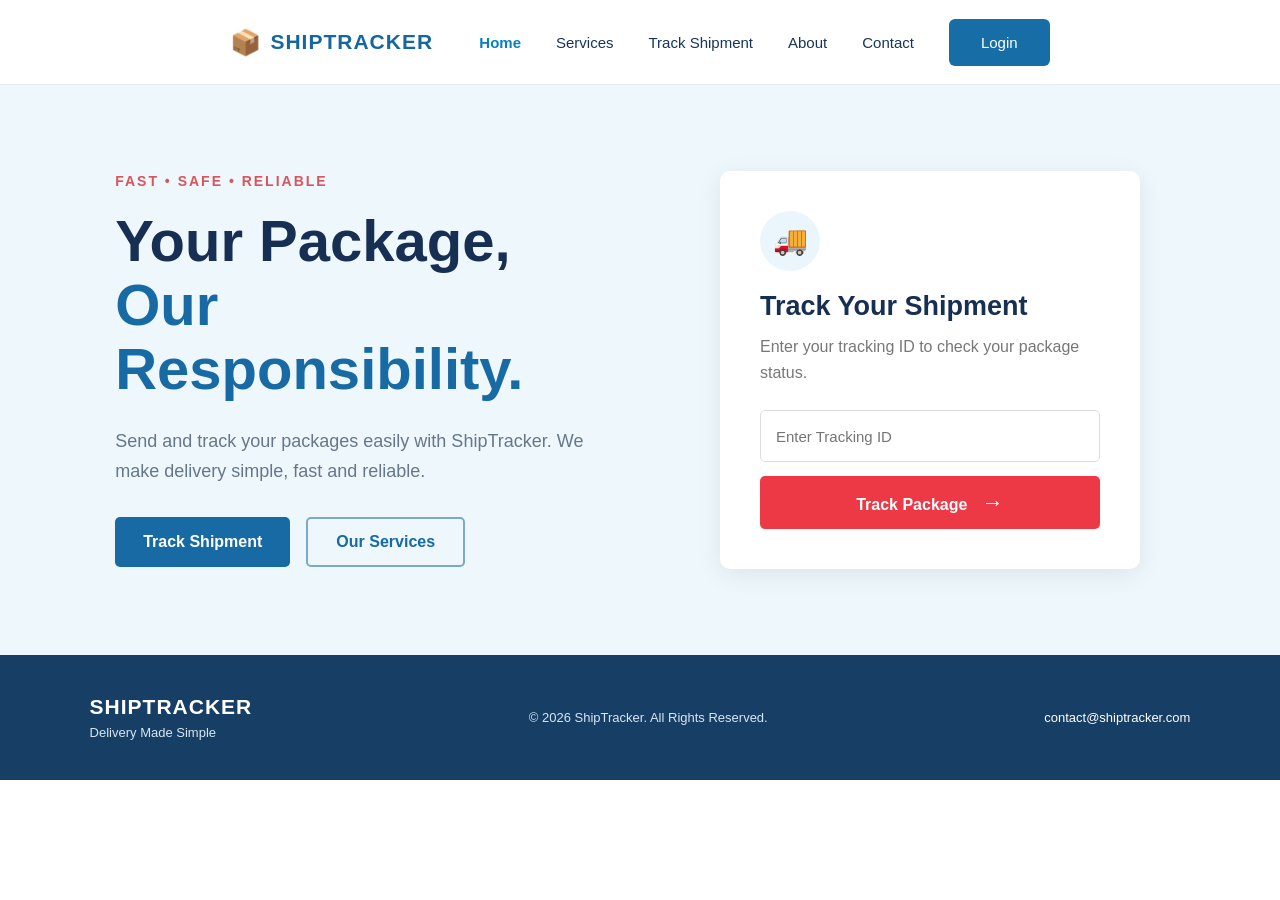
<file: index.html>
<!DOCTYPE html>
<html lang="en">

<head>
    <meta charset="UTF-8">
    <meta name="viewport" content="width=device-width, initial-scale=1.0">

    <title>SHIPTRACKER - Delivery Made Simple</title>

    <link rel="stylesheet" href="index.css">
</head>

<body>


    <!-- =====================================================
         HEADER
    ====================================================== -->

    <header>

        <!-- Logo -->
        <div class="logo">

            <span class="logo-icon">📦</span>

            <span class="logo-text">
                SHIPTRACKER
            </span>

        </div>


        <!-- Navigation -->
        <nav>

            <a href="./index.html" class="active">
                Home
            </a>

            <a href="./services.html">
                Services
            </a>

            <a href="./track.html">
                Track Shipment
            </a>

            <a href="./about.html">
                About
            </a>

            <a href="./contact.html">
                Contact
            </a>

            <a href="./login.html" class="login-btn">
                Login
            </a>

        </nav>

    </header>



    <!-- =====================================================
         HERO SECTION
    ====================================================== -->

    <section class="hero">


        <!-- LEFT SIDE -->

        <div class="hero-left">


            <!-- Small Heading -->

            <p class="small-heading">
                FAST • SAFE • RELIABLE
            </p>


            <!-- Main Heading -->

            <h1>

                Your Package,<br>

                <span>Our</span><br>

                <span>Responsibility.</span>

            </h1>


            <!-- Description -->

            <p class="description">

                Send and track your packages easily with
                ShipTracker. We make delivery simple,
                fast and reliable.

            </p>


            <!-- Buttons -->

            <div class="buttons">

                <a href="tracking.html" class="track-button">
                    Track Shipment
                </a>

                <a href="services.html" class="services-button">
                    Our Services
                </a>

            </div>


        </div>



        <!-- =================================================
             RIGHT SIDE - TRACKING BOX
        ================================================== -->

        <div class="tracking-box">


            <!-- Truck Icon -->

            <div class="truck-icon">
                🚚
            </div>


            <!-- Heading -->

            <h2>
                Track Your Shipment
            </h2>


            <!-- Description -->

            <p>
                Enter your tracking ID to check your
                package status.
            </p>


            <!-- Tracking Input -->

            <input
                type="text"
                placeholder="Enter Tracking ID"
            >


            <!-- Track Button -->

            <button
                type="button"
                class="track-package"
            >

                Track Package

                <span>
                    →
                </span>

            </button>


        </div>


    </section>



    <!-- =====================================================
         FOOTER
    ====================================================== -->

    <footer>


        <!-- Footer Logo -->

        <div class="footer-logo">

            <h2>
                SHIPTRACKER
            </h2>

            <p>
                Delivery Made Simple
            </p>

        </div>


        <!-- Copyright -->

        <div class="copyright">

            © 2026 ShipTracker. All Rights Reserved.

        </div>


        <!-- Contact -->

        <div class="footer-contact">

            contact@shiptracker.com

        </div>


    </footer>


</body>

</html>
</file>
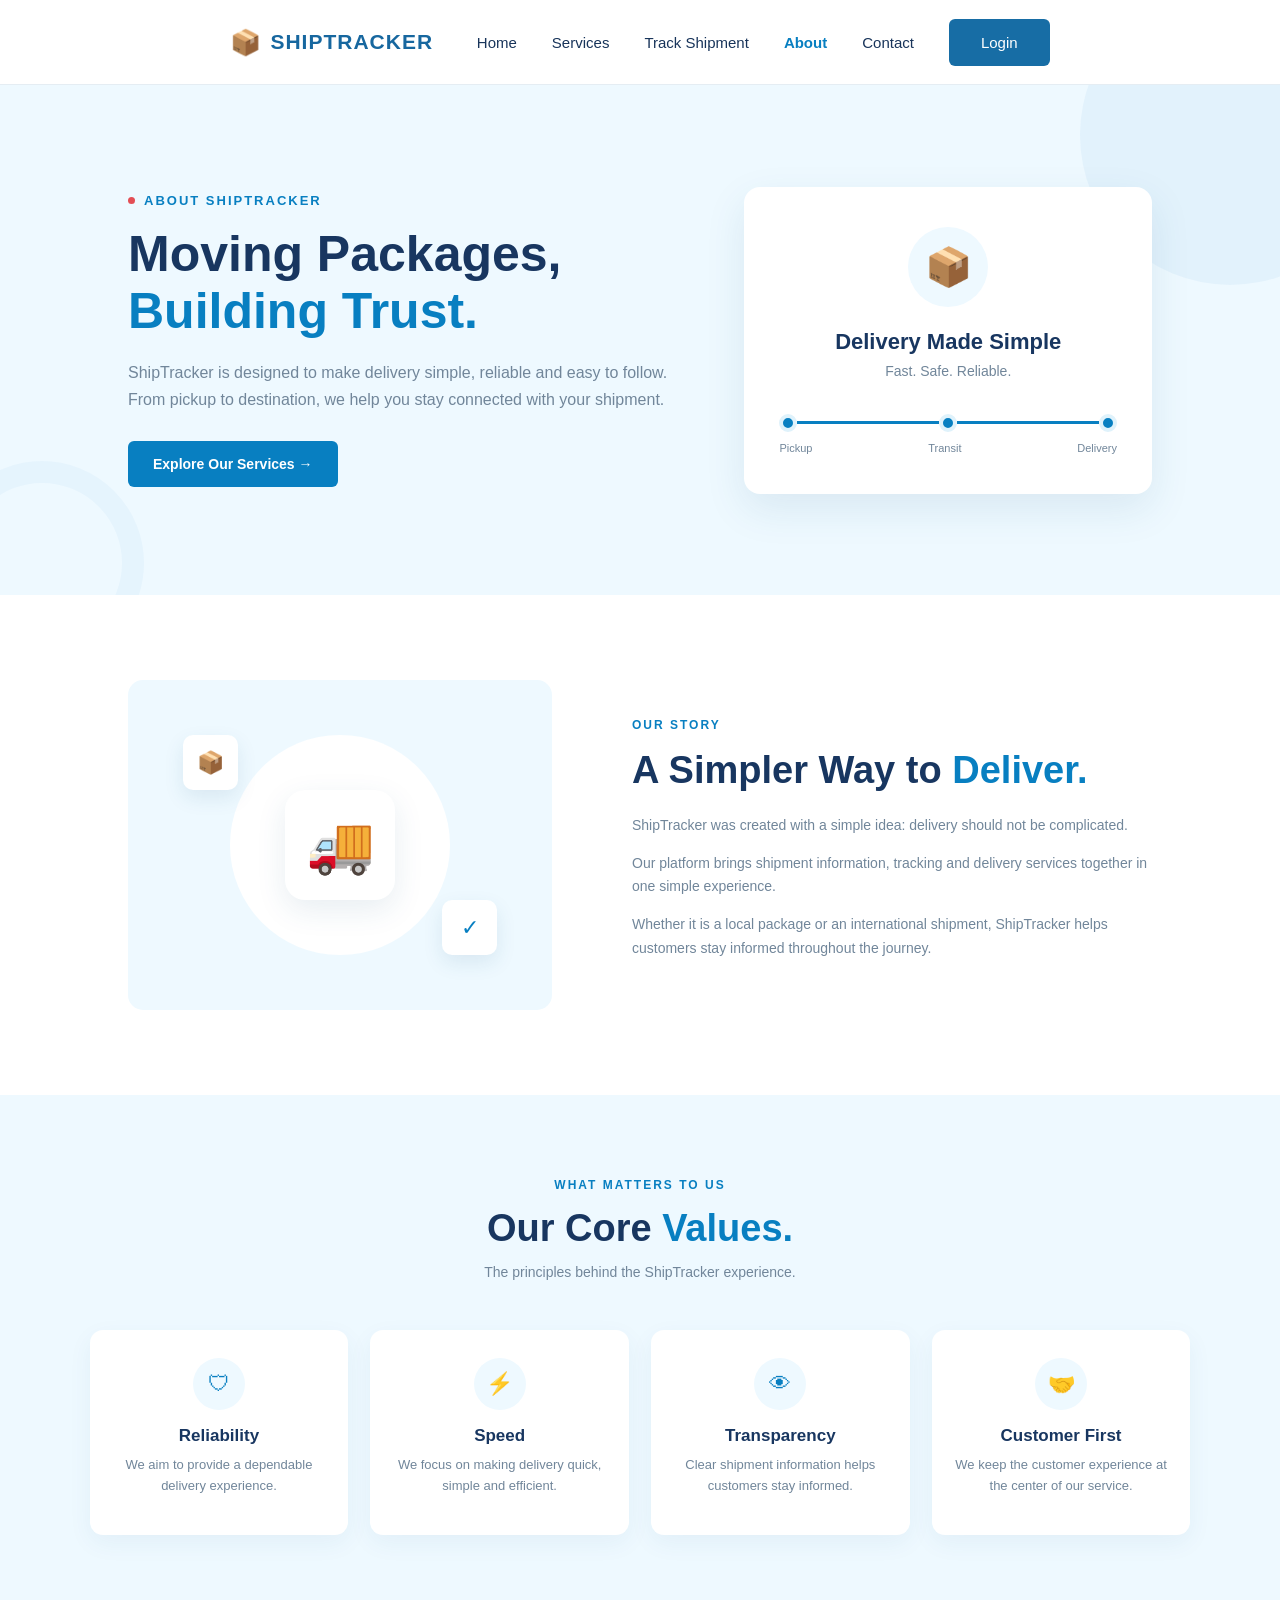
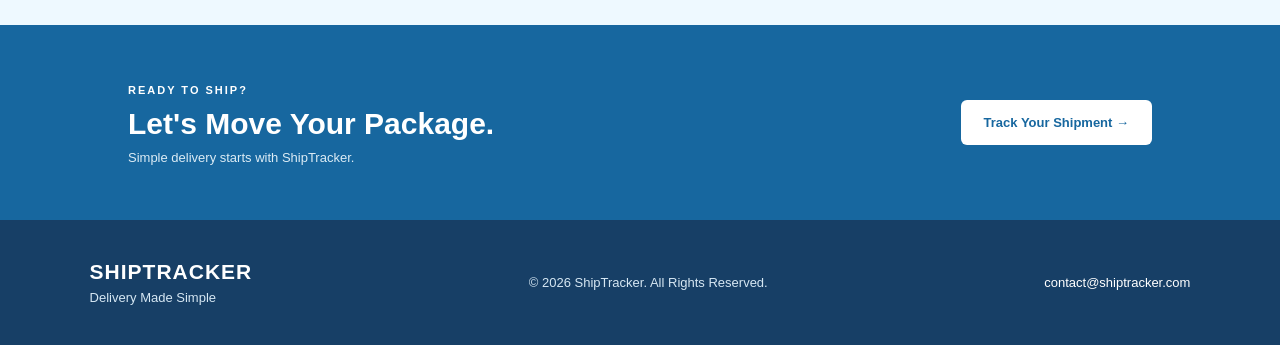
<file: about.html>
<!DOCTYPE html>
<html lang="en">

<head>
    <meta charset="UTF-8">
    <meta name="viewport" content="width=device-width, initial-scale=1.0">

    <title>About Us - ShipTracker</title>

    <link rel="stylesheet" href="about.css">
</head>

<body>

    <!-- ================= HEADER ================= -->

    <header>

        <div class="logo">
            <span class="logo-icon">📦</span>
            <span class="logo-text">SHIPTRACKER</span>
        </div>

        <button class="menu-btn" id="menuBtn" type="button"
            aria-label="Toggle navigation" aria-expanded="false">
            ☰
        </button>

        <nav class="nav-links" id="navLinks">
            <a href="index.html">Home</a>
            <a href="services.html">Services</a>
            <a href="tracking.html">Track Shipment</a>
            <a href="about.html" class="active">About</a>
            <a href="contact.html">Contact</a>
            <a href="login.html" class="login-btn">Login</a>
        </nav>

    </header>


    <!-- ================= ABOUT HERO ================= -->

    <section class="about-hero">

        <div class="hero-content">

            <div class="hero-label">
                <span></span>
                ABOUT SHIPTRACKER
            </div>

            <h1>
                Moving Packages,
                <span>Building Trust.</span>
            </h1>

            <p>
                ShipTracker is designed to make delivery simple,
                reliable and easy to follow. From pickup to
                destination, we help you stay connected with
                your shipment.
            </p>

            <a href="services.html" class="hero-button">
                Explore Our Services →
            </a>

        </div>

        <div class="about-visual">

            <div class="visual-card">

                <div class="box-icon">
                    📦
                </div>

                <h3>
                    Delivery Made Simple
                </h3>

                <p>
                    Fast. Safe. Reliable.
                </p>

                <div class="mini-route">
                    <span class="route-dot"></span>
                    <span class="route-line"></span>
                    <span class="route-dot"></span>
                    <span class="route-line"></span>
                    <span class="route-dot"></span>
                </div>

                <div class="route-text">
                    <span>Pickup</span>
                    <span>Transit</span>
                    <span>Delivery</span>
                </div>

            </div>

        </div>

    </section>


    <!-- ================= OUR STORY ================= -->

    <section class="story">

        <div class="story-image">

            <div class="image-box">

                <div class="big-icon">
                    🚚
                </div>

                <div class="floating-box box-one">
                    📦
                </div>

                <div class="floating-box box-two">
                    ✓
                </div>

            </div>

        </div>

        <div class="story-content">

            <span class="section-label">
                OUR STORY
            </span>

            <h2>
                A Simpler Way to
                <span>Deliver.</span>
            </h2>

            <p>
                ShipTracker was created with a simple idea:
                delivery should not be complicated.
            </p>

            <p>
                Our platform brings shipment information,
                tracking and delivery services together in
                one simple experience.
            </p>

            <p>
                Whether it is a local package or an
                international shipment, ShipTracker helps
                customers stay informed throughout the journey.
            </p>

        </div>

    </section>


    <!-- ================= OUR VALUES ================= -->

    <section class="values">

        <div class="section-heading">

            <span>WHAT MATTERS TO US</span>

            <h2>
                Our Core
                <span>Values.</span>
            </h2>

            <p>
                The principles behind the ShipTracker experience.
            </p>

        </div>

        <div class="value-cards">

            <div class="value-card">

                <div class="value-icon">
                    🛡
                </div>

                <h3>
                    Reliability
                </h3>

                <p>
                    We aim to provide a dependable
                    delivery experience.
                </p>

            </div>

            <div class="value-card">

                <div class="value-icon">
                    ⚡
                </div>

                <h3>
                    Speed
                </h3>

                <p>
                    We focus on making delivery quick,
                    simple and efficient.
                </p>

            </div>

            <div class="value-card">

                <div class="value-icon">
                    👁
                </div>

                <h3>
                    Transparency
                </h3>

                <p>
                    Clear shipment information helps
                    customers stay informed.
                </p>

            </div>

            <div class="value-card">

                <div class="value-icon">
                    🤝
                </div>

                <h3>
                    Customer First
                </h3>

                <p>
                    We keep the customer experience
                    at the center of our service.
                </p>

            </div>

        </div>

    </section>


    <!-- ================= CTA ================= -->

    <section class="about-cta">

        <div>

            <span>
                READY TO SHIP?
            </span>

            <h2>
                Let's Move Your Package.
            </h2>

            <p>
                Simple delivery starts with ShipTracker.
            </p>

        </div>

        <a href="tracking.html">
            Track Your Shipment →
        </a>

    </section>


    <!-- ================= FOOTER ================= -->

    <footer>

        <div class="footer-logo">

            <h2>SHIPTRACKER</h2>

            <p>
                Delivery Made Simple
            </p>

        </div>

        <div class="copyright">
            © 2026 ShipTracker. All Rights Reserved.
        </div>

        <div class="footer-contact">
            contact@shiptracker.com
        </div>

    </footer>

    <script src="shiptracker.js"></script>

</body>

</html>
</file>
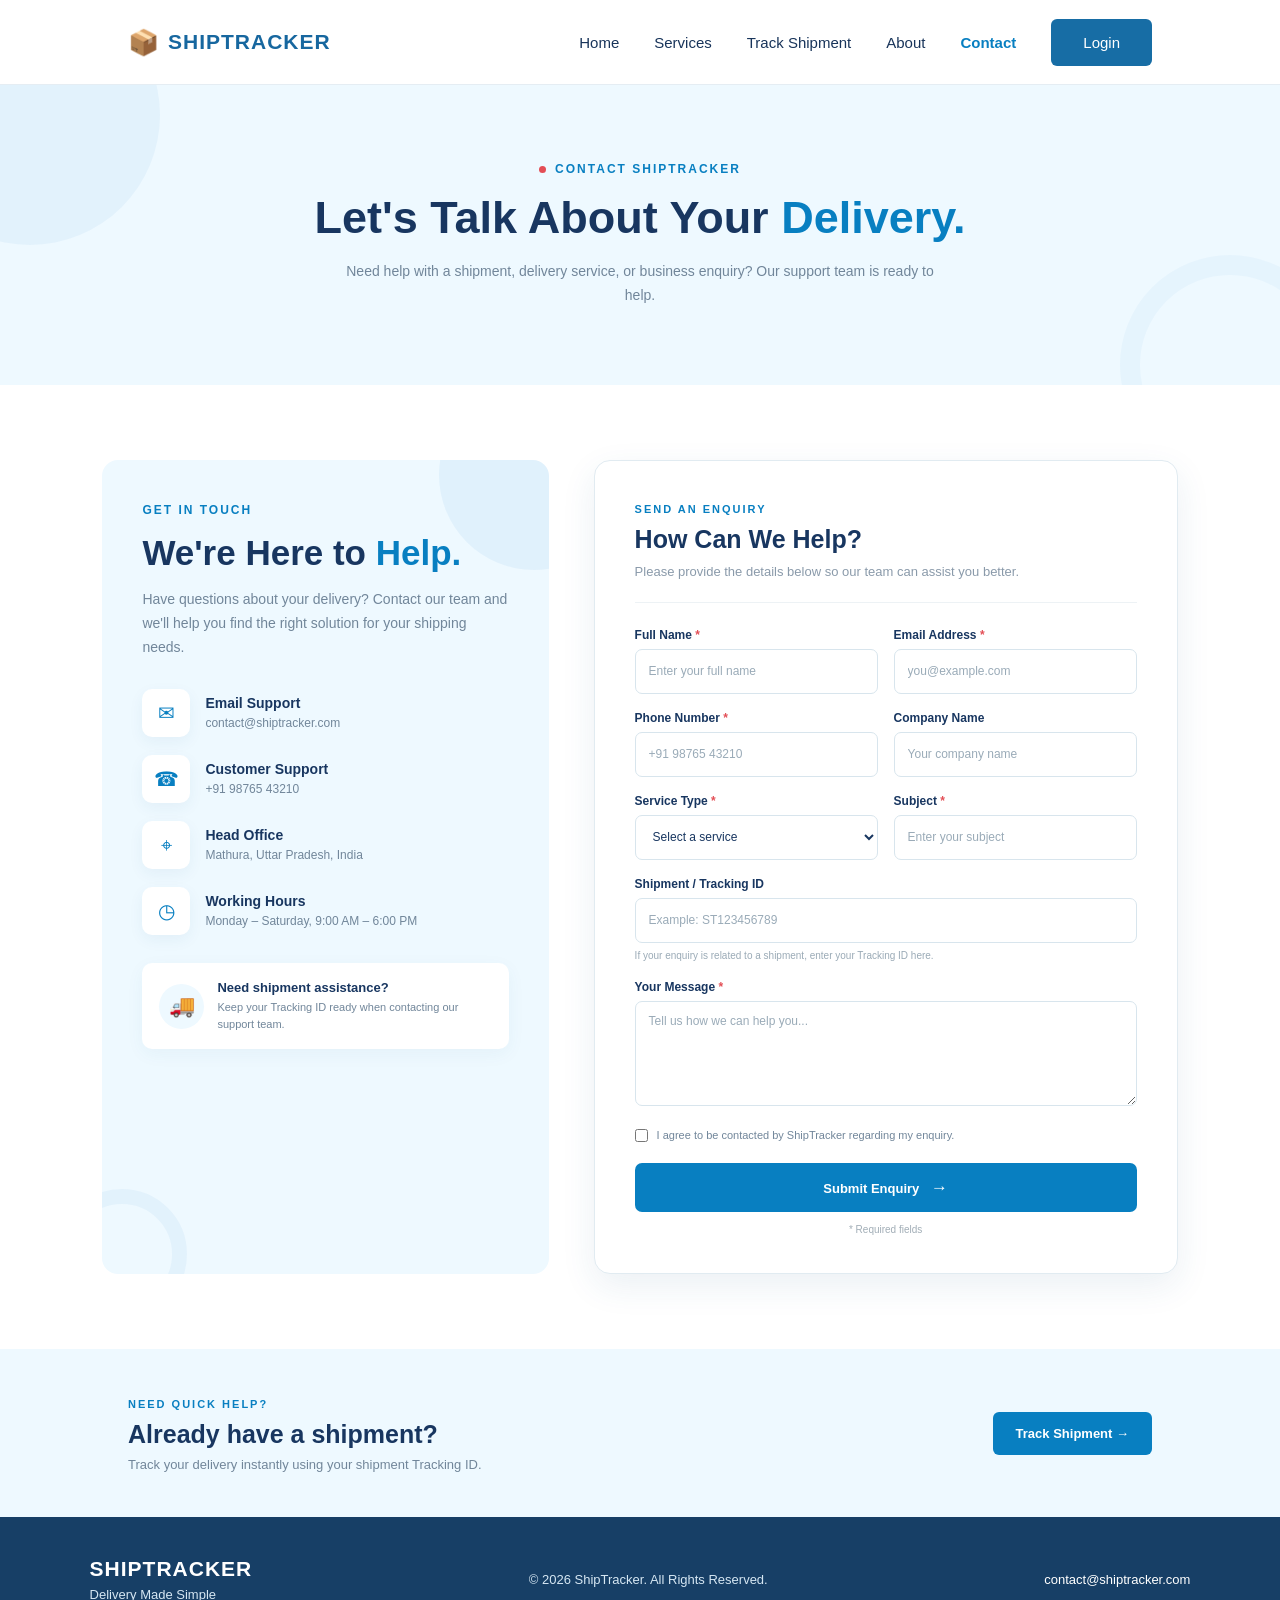
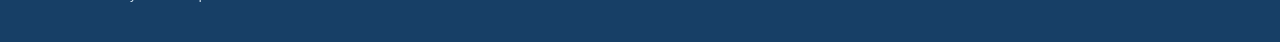
<file: contact.html>
<!DOCTYPE html>
<html lang="en">

<head>
    <meta charset="UTF-8">
    <meta name="viewport" content="width=device-width, initial-scale=1.0">
    <title>Contact Us - ShipTracker</title>
    <link rel="stylesheet" href="contact.css">
</head>

<body>

    <!-- HEADER -->
    <header>

        <div class="logo">
            <span class="logo-icon">📦</span>
            <span class="logo-text">SHIPTRACKER</span>
        </div>

        <button class="menu-btn" id="menuBtn" type="button"
            aria-label="Toggle navigation" aria-expanded="false">☰</button>

        <nav class="nav-links" id="navLinks">
            <a href="index.html">Home</a>
            <a href="services.html">Services</a>
            <a href="track.html">Track Shipment</a>
            <a href="about.html">About</a>
            <a href="contact.html" class="active">Contact</a>
            <a href="login.html" class="login-btn">Login</a>
        </nav>

    </header>


    <!-- HERO -->
    <section class="contact-hero">

        <div class="hero-content">

            <div class="hero-label">
                <span></span>
                CONTACT SHIPTRACKER
            </div>

            <h1>Let's Talk About Your <span>Delivery.</span></h1>

            <p>
                Need help with a shipment, delivery service, or
                business enquiry? Our support team is ready to help.
            </p>

        </div>

    </section>


    <!-- CONTACT SECTION -->
    <section class="contact-section">

        <div class="contact-info">

            <span class="section-label">GET IN TOUCH</span>

            <h2>We're Here to <span>Help.</span></h2>

            <p class="intro">
                Have questions about your delivery? Contact our team
                and we'll help you find the right solution for your
                shipping needs.
            </p>

            <div class="contact-item">
                <div class="contact-icon">✉</div>
                <div>
                    <h3>Email Support</h3>
                    <p>contact@shiptracker.com</p>
                </div>
            </div>

            <div class="contact-item">
                <div class="contact-icon">☎</div>
                <div>
                    <h3>Customer Support</h3>
                    <p>+91 98765 43210</p>
                </div>
            </div>

            <div class="contact-item">
                <div class="contact-icon">⌖</div>
                <div>
                    <h3>Head Office</h3>
                    <p>Mathura, Uttar Pradesh, India</p>
                </div>
            </div>

            <div class="contact-item">
                <div class="contact-icon">◷</div>
                <div>
                    <h3>Working Hours</h3>
                    <p>Monday – Saturday, 9:00 AM – 6:00 PM</p>
                </div>
            </div>

            <div class="support-box">
                <div class="support-icon">🚚</div>
                <div>
                    <strong>Need shipment assistance?</strong>
                    <p>
                        Keep your Tracking ID ready when
                        contacting our support team.
                    </p>
                </div>
            </div>

        </div>


        <!-- CONTACT FORM -->
        <div class="contact-form-card">

            <div class="form-heading">
                <span>SEND AN ENQUIRY</span>
                <h2>How Can We Help?</h2>
                <p>
                    Please provide the details below so our team
                    can assist you better.
                </p>
            </div>

            <form id="contactForm">

                <div class="form-row">

                    <div class="form-group">
                        <label for="fullname">Full Name <b>*</b></label>
                        <input type="text" id="fullname"
                            placeholder="Enter your full name" required>
                    </div>

                    <div class="form-group">
                        <label for="email">Email Address <b>*</b></label>
                        <input type="email" id="email"
                            placeholder="you@example.com" required>
                    </div>

                </div>


                <div class="form-row">

                    <div class="form-group">
                        <label for="phone">Phone Number <b>*</b></label>
                        <input type="tel" id="phone"
                            placeholder="+91 98765 43210" required>
                    </div>

                    <div class="form-group">
                        <label for="company">Company Name</label>
                        <input type="text" id="company"
                            placeholder="Your company name">
                    </div>

                </div>


                <div class="form-row">

                    <div class="form-group">
                        <label for="service">Service Type <b>*</b></label>

                        <select id="service" required>
                            <option value="">Select a service</option>
                            <option value="Domestic Delivery">Domestic Delivery</option>
                            <option value="International Shipping">International Shipping</option>
                            <option value="Express Delivery">Express Delivery</option>
                            <option value="Warehousing">Warehousing</option>
                            <option value="Other">Other</option>
                        </select>
                    </div>

                    <div class="form-group">
                        <label for="subject">Subject <b>*</b></label>
                        <input type="text" id="subject"
                            placeholder="Enter your subject" required>
                    </div>

                </div>


                <div class="form-group">
                    <label for="tracking">Shipment / Tracking ID</label>
                    <input type="text" id="tracking"
                        placeholder="Example: ST123456789"
                        maxlength="11">

                    <small>
                        If your enquiry is related to a shipment,
                        enter your Tracking ID here.
                    </small>
                </div>


                <div class="form-group">
                    <label for="message">Your Message <b>*</b></label>
                    <textarea id="message"
                        placeholder="Tell us how we can help you..."
                        required></textarea>
                </div>


                <div class="checkbox-group">
                    <input type="checkbox" id="updates">
                    <label for="updates">
                        I agree to be contacted by ShipTracker
                        regarding my enquiry.
                    </label>
                </div>


                <button type="submit">
                    Submit Enquiry <span>→</span>
                </button>

                <p id="formMessage" class="form-message" role="status"></p>

                <p class="form-note">* Required fields</p>

            </form>

        </div>

    </section>


    <!-- QUICK HELP -->
    <section class="help-section">

        <div class="help-content">
            <span>NEED QUICK HELP?</span>
            <h2>Already have a shipment?</h2>
            <p>
                Track your delivery instantly using your
                shipment Tracking ID.
            </p>
        </div>

        <a href="track.html">Track Shipment →</a>

    </section>


    <!-- FOOTER -->
    <footer>

        <div class="footer-logo">
            <h2>SHIPTRACKER</h2>
            <p>Delivery Made Simple</p>
        </div>

        <div class="copyright">
            © 2026 ShipTracker. All Rights Reserved.
        </div>

        <div class="footer-contact">
            contact@shiptracker.com
        </div>

    </footer>


    <script src="shiptracker.js"></script>

</body>
</html>
</file>
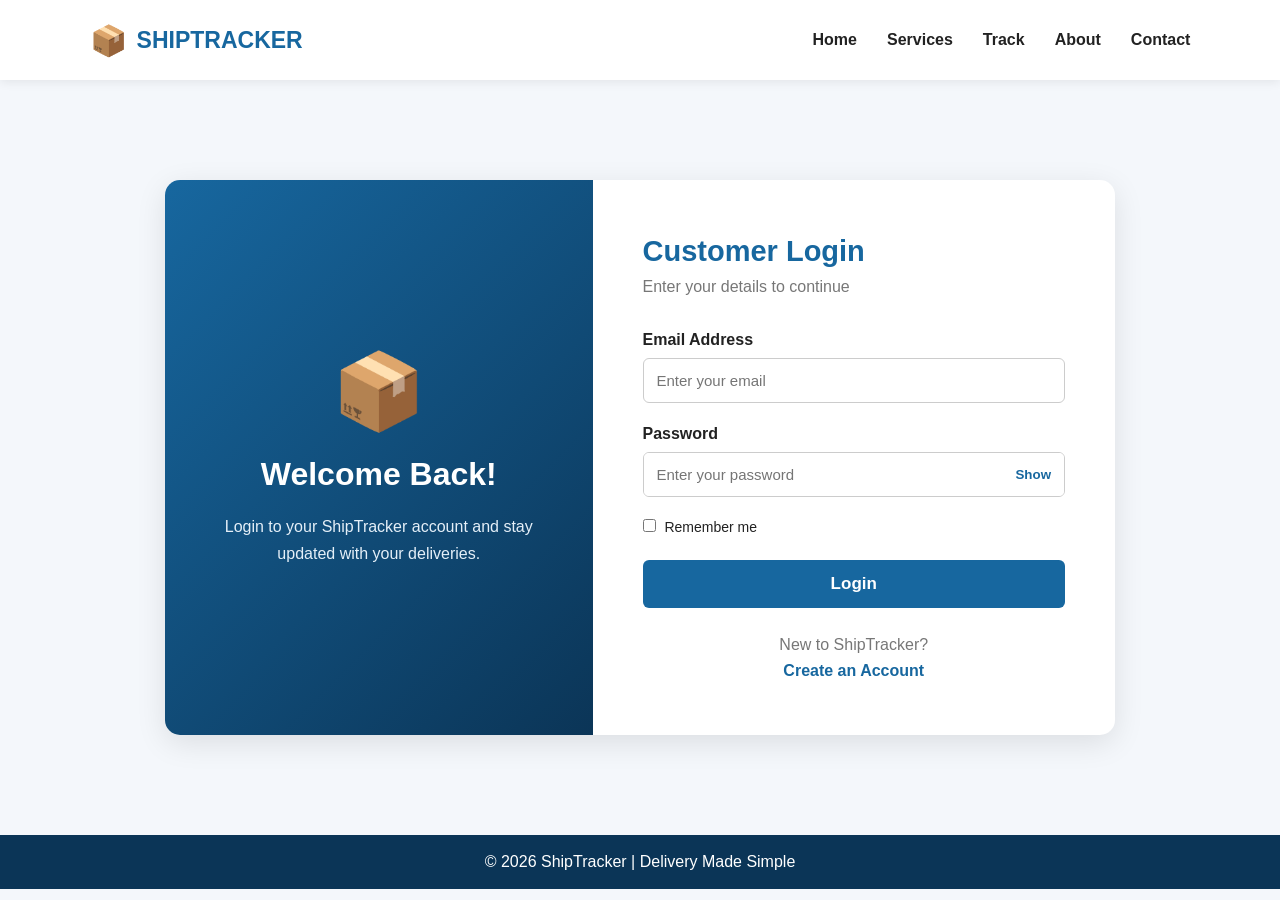
<file: login.html>
<!DOCTYPE html>
<html lang="en">

<head>
    <meta charset="UTF-8">
    <meta name="viewport" content="width=device-width, initial-scale=1.0">
    <title>Customer Login - ShipTracker</title>
    <link rel="stylesheet" href="login.css">
</head>

<body>

    <!-- HEADER -->
    <header>
        <div class="logo">
            <span>📦</span>
            <h2>SHIPTRACKER</h2>
        </div>

        <button class="menu-btn" id="menuBtn" type="button"
            aria-label="Toggle navigation" aria-expanded="false">☰</button>

        <nav class="nav-links" id="navLinks">
            <a href="index.html">Home</a>
            <a href="services.html">Services</a>
            <a href="track.html">Track</a>
            <a href="about.html">About</a>
            <a href="contact.html">Contact</a>
        </nav>
    </header>

    <!-- LOGIN SECTION -->
    <section class="login-section">

        <div class="login-container">

            <div class="login-left">
                <div class="welcome-content">
                    <span class="big-icon">📦</span>
                    <h1>Welcome Back!</h1>
                    <p>
                        Login to your ShipTracker account and
                        stay updated with your deliveries.
                    </p>
                </div>
            </div>

            <div class="login-right">

                <h2>Customer Login</h2>
                <p class="subtitle">Enter your details to continue</p>

                <form id="loginForm">

                    <div class="form-group">
                        <label for="email">Email Address</label>
                        <input type="email" id="email"
                            placeholder="Enter your email" required>
                    </div>

                    <div class="form-group">
                        <label for="password">Password</label>

                        <div class="password-box">
                            <input type="password" id="password"
                                placeholder="Enter your password" required>

                            <button type="button" id="togglePassword">
                                Show
                            </button>
                        </div>
                    </div>

                    <div class="login-options">
                        <label>
                            <input type="checkbox" id="remember">
                            Remember me
                        </label>
                    </div>

                    <button type="submit" class="login-btn">
                        Login
                    </button>

                    <p id="loginMessage"></p>

                </form>

                      <div class="register-link">
                        <p>New to ShipTracker?</p>
                        <a href="register.html">Create an Account</a>
                      </div>

            </div>
        </div>


    </section>

    <!-- FOOTER -->
    <footer>
        <p>© 2026 ShipTracker | Delivery Made Simple</p>
    </footer>

    <script src="shiptracker.js"></script>


</body>
</html>
</file>
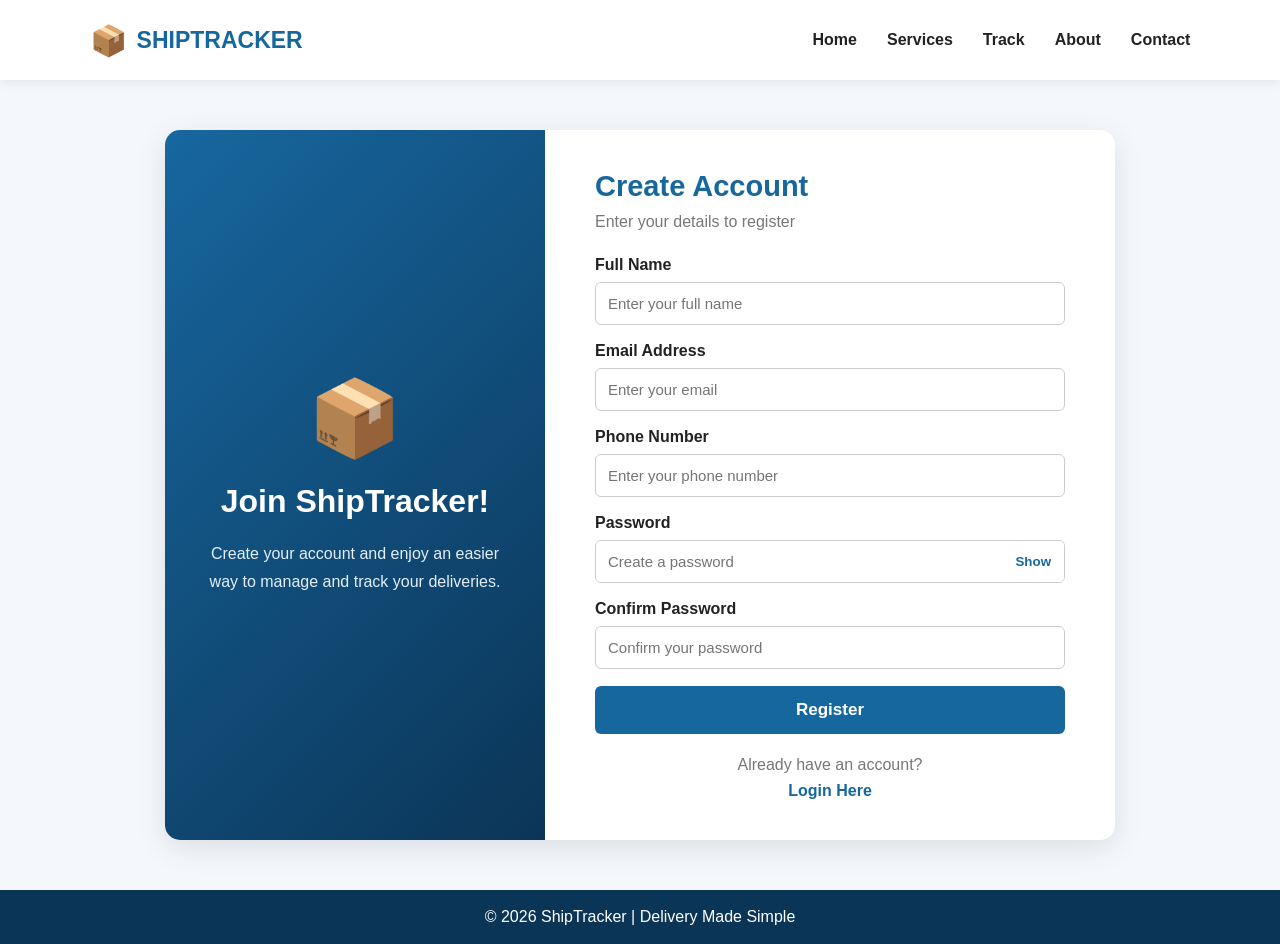
<file: register.html>
<!DOCTYPE html>
<html lang="en">

<head>
    <meta charset="UTF-8">
    <meta name="viewport" content="width=device-width, initial-scale=1.0">
    <title>Customer Register - ShipTracker</title>
    <link rel="stylesheet" href="register.css">
</head>

<body>

    <!-- HEADER -->
    <header>
        <div class="logo">
            <span>📦</span>
            <h2>SHIPTRACKER</h2>
        </div>

        <button class="menu-btn" id="menuBtn" type="button"
            aria-label="Toggle navigation" aria-expanded="false">☰</button>

        <nav class="nav-links" id="navLinks">
            <a href="index.html">Home</a>
            <a href="services.html">Services</a>
            <a href="track.html">Track</a>
            <a href="about.html">About</a>
            <a href="contact.html">Contact</a>
        </nav>
    </header>

    <!-- REGISTER SECTION -->
    <section class="register-section">

        <div class="register-container">

            <div class="register-left">
                <div class="welcome-content">
                    <span class="big-icon">📦</span>
                    <h1>Join ShipTracker!</h1>
                    <p>
                        Create your account and enjoy an easier
                        way to manage and track your deliveries.
                    </p>
                </div>
            </div>

            <div class="register-right">

                <h2>Create Account</h2>
                <p class="subtitle">Enter your details to register</p>

                <form id="registerForm">

                    <div class="form-group">
                        <label for="regName">Full Name</label>
                        <input type="text" id="regName"
                            placeholder="Enter your full name" required>
                    </div>

                    <div class="form-group">
                        <label for="regEmail">Email Address</label>
                        <input type="email" id="regEmail"
                            placeholder="Enter your email" required>
                    </div>

                    <div class="form-group">
                        <label for="regPhone">Phone Number</label>
                        <input type="tel" id="regPhone"
                            placeholder="Enter your phone number"
                            maxlength="10" required>
                    </div>

                    <div class="form-group">
                        <label for="regPassword">Password</label>
                        <div class="password-box">
                            <input type="password" id="regPassword"
                                placeholder="Create a password" required>
                            <button type="button" id="toggleRegPassword">
                                Show
                            </button>
                        </div>
                    </div>

                    <div class="form-group">
                        <label for="confirmPassword">Confirm Password</label>
                        <input type="password" id="confirmPassword"
                            placeholder="Confirm your password" required>
                    </div>

                    <button type="submit" class="register-btn">
                        Register
                    </button>

                    <p id="registerMessage"></p>

                </form>

                <div class="login-link">
                    <p>Already have an account?</p>
                    <a href="login.html">Login Here</a>
                </div>

            </div>
        </div>

    </section>

    <!-- FOOTER -->
    <footer>
        <p>© 2026 ShipTracker | Delivery Made Simple</p>
    </footer>

    <script src="shiptracker.js"></script>

</body>
</html>
</file>
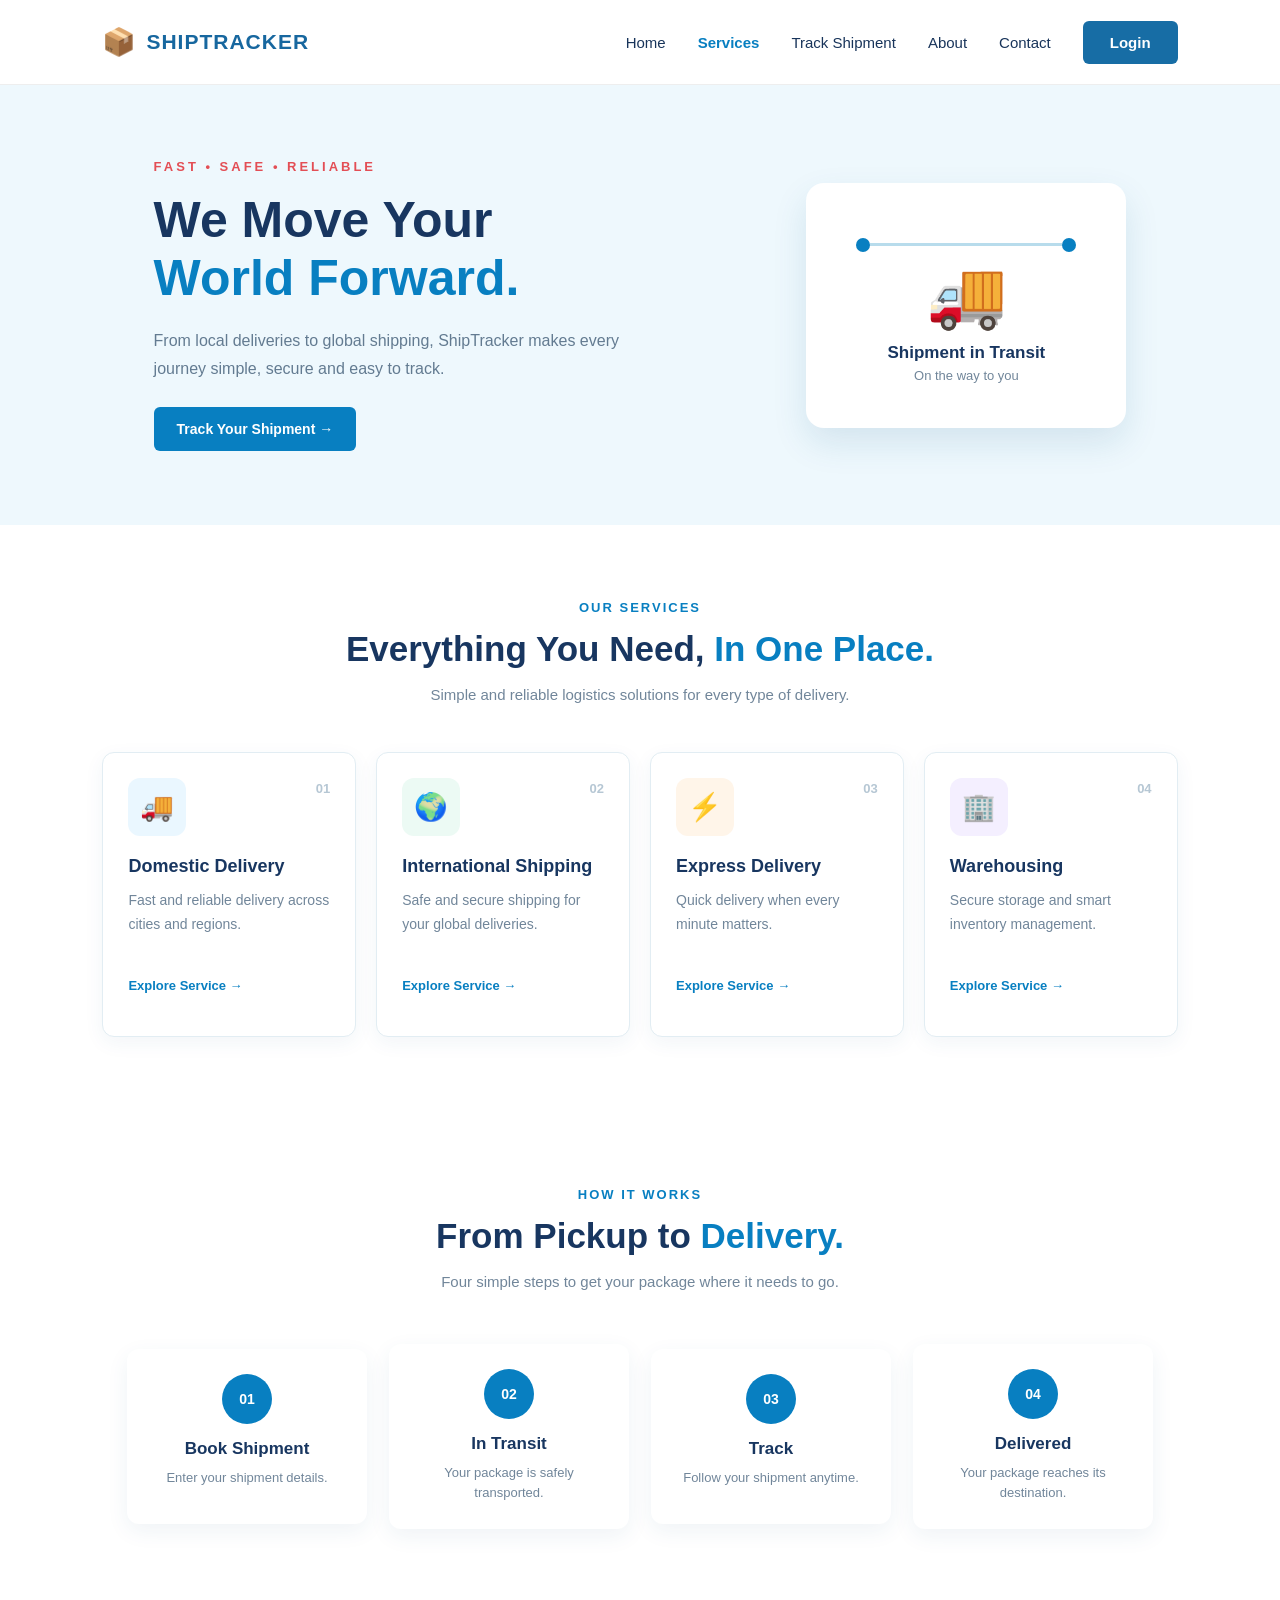
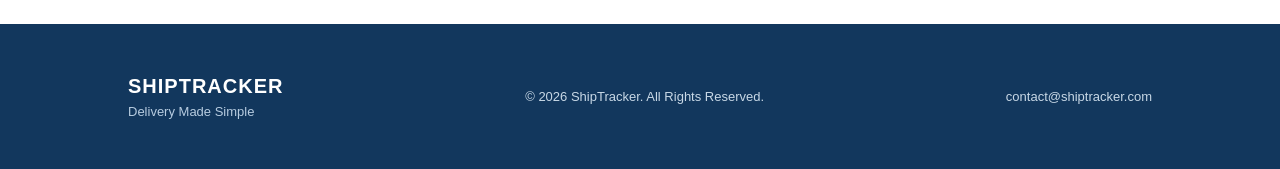
<file: services.html>
<!DOCTYPE html>
<html lang="en">

<head>
    <meta charset="UTF-8">
    <meta name="viewport" content="width=device-width, initial-scale=1.0">

    <title>Services - ShipTracker</title>

    <link rel="stylesheet" href="services.css">
</head>

<body>

    <!-- ================= HEADER ================= -->

    <header>

        <div class="logo">
            <span class="logo-icon">📦</span>
            <span class="logo-text">SHIPTRACKER</span>
        </div>

        <button class="menu-btn" id="menuBtn" type="button"
            aria-label="Toggle navigation" aria-expanded="false">
            ☰
        </button>

        <nav class="nav-links" id="navLinks">
            <a href="index.html">Home</a>
            <a href="services.html" class="active">Services</a>
            <a href="track.html">Track Shipment</a>
            <a href="about.html">About</a>
            <a href="contact.html">Contact</a>
            <a href="login.html" class="login-btn">Login</a>
        </nav>

    </header>


    <!-- ================= HERO ================= -->

    <section class="hero">

        <div class="hero-content">

            <p class="hero-label">
                FAST • SAFE • RELIABLE
            </p>

            <h1>
                We Move Your
                <br>
                <span>World Forward.</span>
            </h1>

            <p class="hero-text">
                From local deliveries to global shipping,
                ShipTracker makes every journey simple,
                secure and easy to track.
            </p>

            <a href="track.html" class="hero-button">
                Track Your Shipment →
            </a>

        </div>

        <div class="hero-card">

            <div class="route">
                <span class="location-dot"></span>
                <span class="route-line"></span>
                <span class="location-dot"></span>
            </div>

            <div class="truck">
                🚚
            </div>

            <h3>
                Shipment in Transit
            </h3>

            <p>
                On the way to you
            </p>

        </div>

    </section>


    <!-- ================= SERVICES ================= -->

    <section class="services">

        <div class="section-heading">

            <p class="section-label">
                OUR SERVICES
            </p>

            <h2>
                Everything You Need,
                <span>In One Place.</span>
            </h2>

            <p>
                Simple and reliable logistics solutions
                for every type of delivery.
            </p>

        </div>

        <div class="service-container">

            <!-- SERVICE 01 -->

            <div class="service-card">

                <div class="icon blue">
                    🚚
                </div>

                <span class="number">01</span>

                <h3>
                    Domestic Delivery
                </h3>

                <p>
                    Fast and reliable delivery
                    across cities and regions.
                </p>

                <a href="services.html">
                    Explore Service →
                </a>

            </div>


            <!-- SERVICE 02 -->

            <div class="service-card">

                <div class="icon green">
                    🌍
                </div>

                <span class="number">02</span>

                <h3>
                    International Shipping
                </h3>

                <p>
                    Safe and secure shipping
                    for your global deliveries.
                </p>

                <a href="services.html">
                    Explore Service →
                </a>

            </div>


            <!-- SERVICE 03 -->

            <div class="service-card">

                <div class="icon orange">
                    ⚡
                </div>

                <span class="number">03</span>

                <h3>
                    Express Delivery
                </h3>

                <p>
                    Quick delivery when
                    every minute matters.
                </p>

                <a href="services.html">
                    Explore Service →
                </a>

            </div>


            <!-- SERVICE 04 -->

            <div class="service-card">

                <div class="icon purple">
                    🏢
                </div>

                <span class="number">04</span>

                <h3>
                    Warehousing
                </h3>

                <p>
                    Secure storage and smart
                    inventory management.
                </p>

                <a href="services.html">
                    Explore Service →
                </a>

            </div>

        </div>

    </section>


    <!-- ================= HOW IT WORKS ================= -->

    <section class="process">

        <div class="section-heading">

            <p class="section-label">
                HOW IT WORKS
            </p>

            <h2>
                From Pickup to
                <span>Delivery.</span>
            </h2>

            <p>
                Four simple steps to get your package
                where it needs to go.
            </p>

        </div>

        <div class="steps">

            <!-- STEP 1 -->

            <div class="step">

                <div class="step-number">
                    01
                </div>

                <div class="step-content">

                    <h3>
                        Book Shipment
                    </h3>

                    <p>
                        Enter your shipment details.
                    </p>

                </div>

            </div>


            <!-- STEP 2 -->

            <div class="step">

                <div class="step-number">
                    02
                </div>

                <div class="step-content">

                    <h3>
                        In Transit
                    </h3>

                    <p>
                        Your package is safely transported.
                    </p>

                </div>

            </div>


            <!-- STEP 3 -->

            <div class="step">

                <div class="step-number">
                    03
                </div>

                <div class="step-content">

                    <h3>
                        Track
                    </h3>

                    <p>
                        Follow your shipment anytime.
                    </p>

                </div>

            </div>


            <!-- STEP 4 -->

            <div class="step">

                <div class="step-number">
                    04
                </div>

                <div class="step-content">

                    <h3>
                        Delivered
                    </h3>

                    <p>
                        Your package reaches its destination.
                    </p>

                </div>

            </div>

        </div>

    </section>


    <!-- ================= FOOTER ================= -->

    <footer>

        <div class="footer-logo">

            <h3>
                SHIPTRACKER
            </h3>

            <p>
                Delivery Made Simple
            </p>

        </div>

        <div class="footer-center">

            <p>
                © 2026 ShipTracker. All Rights Reserved.
            </p>

        </div>

        <div class="footer-contact">

            <p>
                contact@shiptracker.com
            </p>

        </div>

    </footer>


    <script src="shiptracker.js"></script>

</body>

</html>
</file>
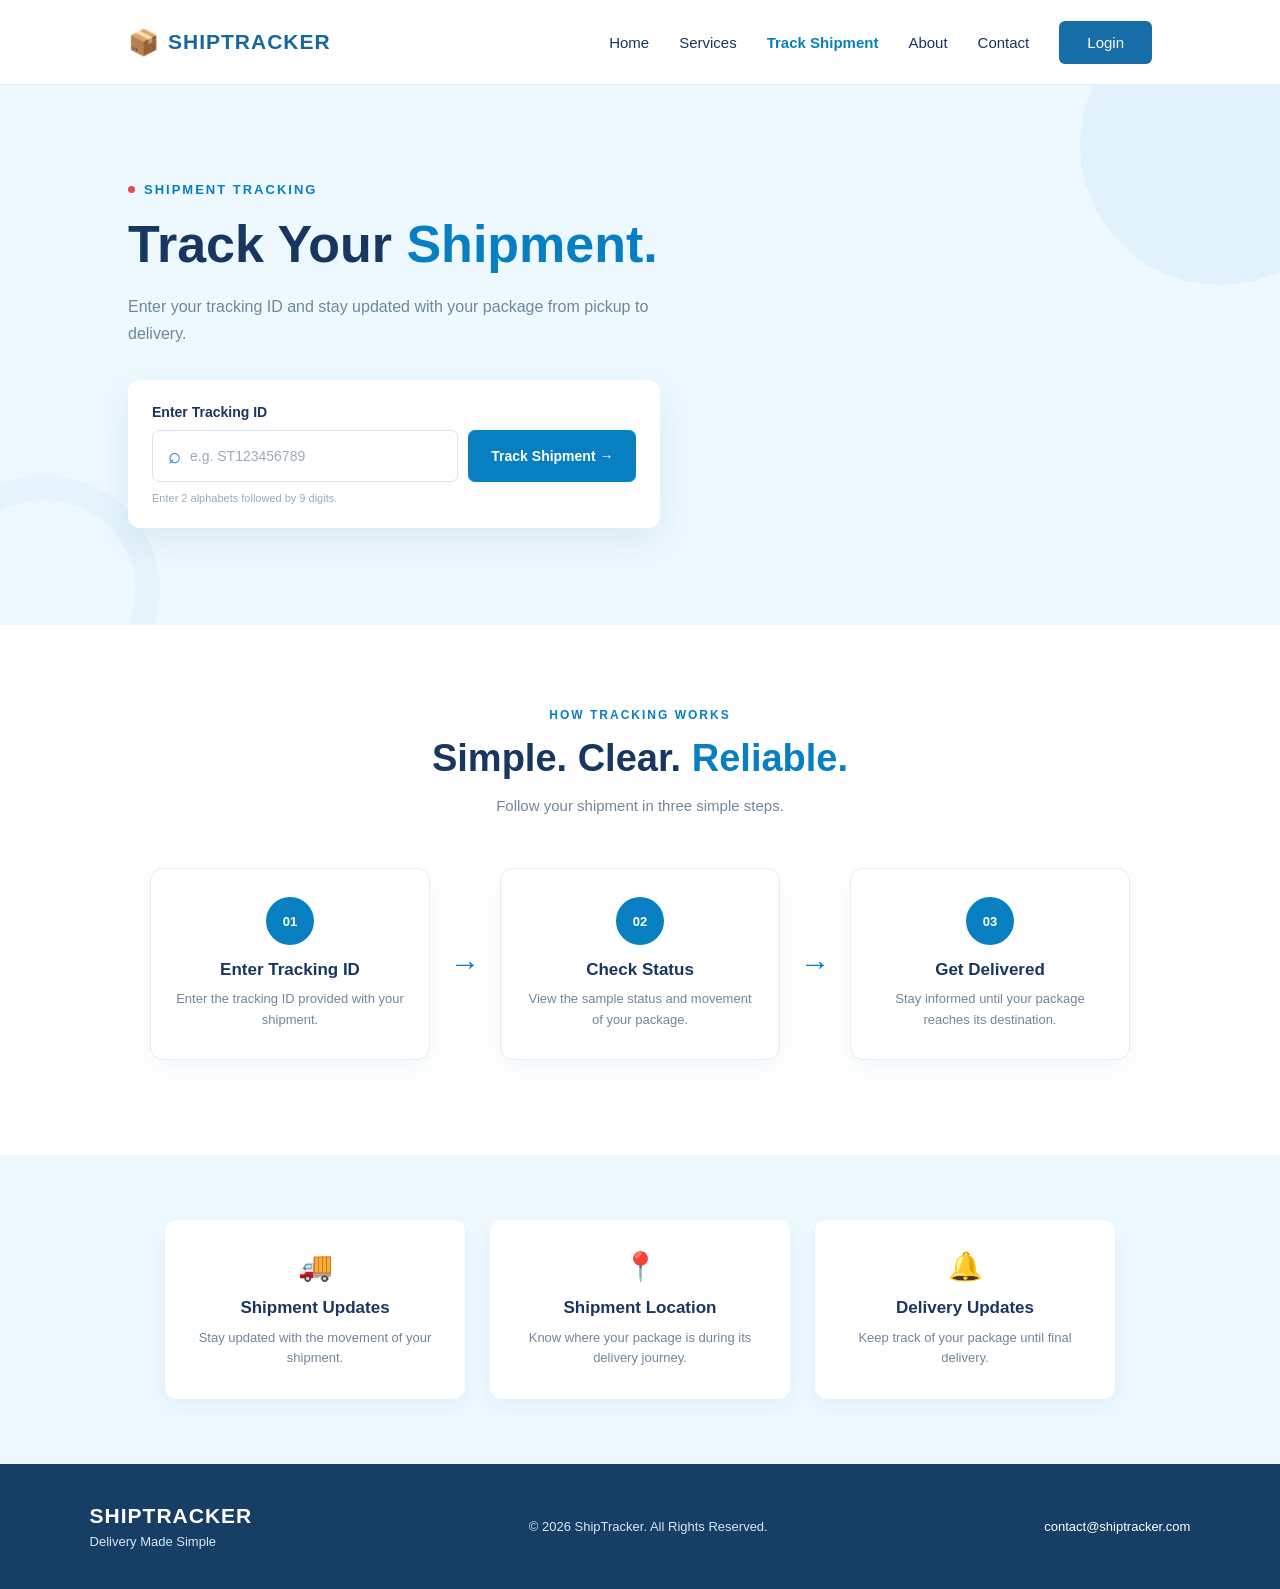
<file: track.html>
<!DOCTYPE html>
<html lang="en">

<head>
    <meta charset="UTF-8">
    <meta name="viewport" content="width=device-width, initial-scale=1.0">
    <title>Track Shipment - ShipTracker</title>
    <link rel="stylesheet" href="track.css">
</head>

<body>

    <!-- HEADER -->
    <header>

        <div class="logo">
            <span class="logo-icon">📦</span>
            <span class="logo-text">SHIPTRACKER</span>
        </div>

        <!-- Hamburger Button -->
        <button class="menu-btn" id="menuBtn"
            type="button" aria-label="Toggle navigation"
            aria-expanded="false">☰</button>

        <nav class="nav-links" id="navLinks">
            <a href="index.html">Home</a>
            <a href="services.html">Services</a>
            <a href="track.html" class="active">Track Shipment</a>
            <a href="about.html">About</a>
            <a href="contact.html">Contact</a>
            <a href="login.html" class="login-btn">Login</a>
        </nav>

    </header>


    <!-- TRACKING HERO -->
    <section class="tracking-hero">

        <div class="hero-content">

            <div class="hero-label">
                <span></span>
                SHIPMENT TRACKING
            </div>

            <h1>
                Track Your
                <span>Shipment.</span>
            </h1>

            <p>
                Enter your tracking ID and stay updated with
                your package from pickup to delivery.
            </p>

            <!-- Tracking Form -->
            <div class="tracking-form">

                <label for="trackingInput">Enter Tracking ID</label>

                <div class="input-area">

                    <div class="input-box">
                        <span>⌕</span>

                        <input
                            type="text"
                            id="trackingInput"
                            placeholder="e.g. ST123456789"
                            maxlength="11"
                            autocomplete="off"
                        >
                    </div>

                    <button type="button" id="trackBtn">
                        Track Shipment →
                    </button>

                </div>

                <p class="example">
                    Enter 2 alphabets followed by 9 digits.
                </p>

                <p id="trackingMessage" class="tracking-message"></p>

            </div>

        </div>


        <!-- TRACKING CARD -->
        <div class="tracking-card" id="trackingCard">

            <div class="card-header">

                <div class="package-icon">📦</div>

                <div>
                    <h3>Shipment Progress</h3>
                    <p id="trackingIdDisplay">Tracking ID</p>
                </div>

            </div>


            <!-- Progress -->
            <div class="progress-container">

                <div class="progress-line"></div>

                <div class="progress-item">
                    <div class="progress-circle completed">✓</div>
                    <strong>Picked Up</strong>
                    <small>Completed</small>
                </div>

                <div class="progress-item">
                    <div class="progress-circle current">02</div>
                    <strong>In Transit</strong>
                    <small>Current</small>
                </div>

                <div class="progress-item">
                    <div class="progress-circle">03</div>
                    <strong>Delivered</strong>
                    <small>Pending</small>
                </div>

            </div>


            <!-- Current Status -->
            <div class="current-status">

                <div class="status-dot"></div>

                <div>
                    <span>Current Status</span>
                    <strong id="currentStatusText">
                        Package is in transit
                    </strong>
                </div>

            </div>


            <!-- Estimated Delivery -->
            <div class="estimated">
                <span>Estimated Delivery</span>
                <strong id="estimatedDelivery">On the way</strong>
            </div>

        </div>

    </section>


    <!-- TRACKING PROCESS -->
    <section class="tracking-process">

        <div class="section-heading">

            <span>HOW TRACKING WORKS</span>

            <h2>
                Simple. Clear.
                <span>Reliable.</span>
            </h2>

            <p>
                Follow your shipment in three simple steps.
            </p>

        </div>


        <div class="tracking-steps">

            <div class="tracking-step">
                <div class="step-number">01</div>
                <h3>Enter Tracking ID</h3>
                <p>
                    Enter the tracking ID provided
                    with your shipment.
                </p>
            </div>

            <div class="tracking-arrow">→</div>

            <div class="tracking-step">
                <div class="step-number">02</div>
                <h3>Check Status</h3>
                <p>
                    View the sample status and
                    movement of your package.
                </p>
            </div>

            <div class="tracking-arrow">→</div>

            <div class="tracking-step">
                <div class="step-number">03</div>
                <h3>Get Delivered</h3>
                <p>
                    Stay informed until your package
                    reaches its destination.
                </p>
            </div>

        </div>

    </section>


    <!-- TRACKING INFORMATION -->
    <section class="tracking-info">

        <div class="info-card">
            <div class="info-icon">🚚</div>
            <h3>Shipment Updates</h3>
            <p>
                Stay updated with the movement
                of your shipment.
            </p>
        </div>

        <div class="info-card">
            <div class="info-icon">📍</div>
            <h3>Shipment Location</h3>
            <p>
                Know where your package is during
                its delivery journey.
            </p>
        </div>

        <div class="info-card">
            <div class="info-icon">🔔</div>
            <h3>Delivery Updates</h3>
            <p>
                Keep track of your package until
                final delivery.
            </p>
        </div>

    </section>


    <!-- FOOTER -->
    <footer>

        <div class="footer-logo">
            <h2>SHIPTRACKER</h2>
            <p>Delivery Made Simple</p>
        </div>

        <div class="copyright">
            © 2026 ShipTracker. All Rights Reserved.
        </div>

        <div class="footer-contact">
            contact@shiptracker.com
        </div>

    </footer>


    <script src="shiptracker.js"></script>

</body>
</html>
</file>
<file: index.css>
/* =========================================================
   GENERAL
========================================================= */

* {
    margin: 0;
    padding: 0;
    box-sizing: border-box;
}


body {
    font-family: Arial, sans-serif;

    color: #17345f;

    background: white;
}



/* =========================================================
   HEADER
========================================================= */

header {

    height: 85px;

    padding: 0 18%;

    display: flex;

    align-items: center;

    justify-content: space-between;

    background: white;

    border-bottom: 1px solid #e5edf3;
}



/* =========================================================
   LOGO
========================================================= */

.logo {

    display: flex;

    align-items: center;

    gap: 9px;
}


.logo-icon {

    font-size: 25px;
}


.logo-text {

    color: #17679f;

    font-size: 21px;

    font-weight: bold;

    letter-spacing: 1px;
}



/* =========================================================
   NAVIGATION
========================================================= */

nav {

    display: flex;

    align-items: center;

    gap: 35px;
}


nav a {

    text-decoration: none;

    color: #18345a;

    font-size: 15px;

    transition: 0.3s;
}


nav a:hover {

    color: #087fc1;
}



/* Active Navigation */

nav a.active {

    color: #087fc1;

    font-weight: bold;
}



/* =========================================================
   LOGIN BUTTON
========================================================= */

.login-btn {

    background: #176da5;

    color: white !important;

    padding: 15px 32px;

    border-radius: 6px;

    transition: 0.3s;
}


.login-btn:hover {

    background: #087fc1;
}



/* =========================================================
   HERO SECTION
========================================================= */

.hero {

    min-height: 570px;

    padding: 70px 9%;

    background: #eef7fc;

    display: flex;

    align-items: center;

    gap: 80px;
}



/* =========================================================
   HERO LEFT
========================================================= */

.hero-left {

    width: 50%;
}



/* Small Heading */

.small-heading {

    color: #d9555e;

    font-size: 14px;

    font-weight: bold;

    letter-spacing: 2px;

    margin-bottom: 20px;
}



/* =========================================================
   MAIN HEADING
========================================================= */

.hero-left h1 {

    font-size: 58px;

    line-height: 1.1;

    color: #172f52;

    margin-bottom: 25px;
}


.hero-left h1 span {

    color: #176aa3;
}



/* =========================================================
   DESCRIPTION
========================================================= */

.description {

    color: #657789;

    font-size: 18px;

    line-height: 1.7;

    width: 90%;

    margin-bottom: 30px;
}



/* =========================================================
   HERO BUTTONS
========================================================= */

.buttons {

    display: flex;

    gap: 16px;
}



/* Track Shipment */

.track-button {

    display: inline-block;

    background-color: #176aa3;

    color: white;

    text-decoration: none;

    padding: 16px 28px;

    font-size: 16px;

    font-weight: bold;

    border-radius: 5px;

    cursor: pointer;

    transition: 0.3s;
}


.track-button:hover {

    background-color: #0f527f;

    transform: translateY(-2px);
}



/* Services */

.services-button {

    display: inline-block;

    background-color: transparent;

    color: #176aa3;

    text-decoration: none;

    border: 2px solid #7baac7;

    padding: 14px 28px;

    font-size: 16px;

    font-weight: bold;

    border-radius: 5px;

    cursor: pointer;

    transition: 0.3s;
}


.services-button:hover {

    background-color: #e5f2f9;
}



/* =========================================================
   TRACKING BOX
========================================================= */

.tracking-box {

    background-color: white;

    width: 420px;

    padding: 40px;

    border-radius: 10px;

    box-shadow: 0 5px 25px rgba(0, 0, 0, 0.08);
}



/* Truck Icon */

.truck-icon {

    background-color: #eaf6fc;

    width: 60px;

    height: 60px;

    border-radius: 50%;

    display: flex;

    align-items: center;

    justify-content: center;

    font-size: 28px;

    margin-bottom: 20px;
}



/* Tracking Heading */

.tracking-box h2 {

    font-size: 27px;

    color: #172f52;

    margin-bottom: 12px;
}



/* Tracking Description */

.tracking-box p {

    color: #777777;

    font-size: 16px;

    line-height: 1.6;

    margin-bottom: 25px;
}



/* =========================================================
   TRACKING INPUT
========================================================= */

.tracking-box input {

    width: 100%;

    height: 52px;

    border: 1px solid #dddddd;

    border-radius: 5px;

    padding: 0 15px;

    font-size: 15px;

    margin-bottom: 14px;

    outline: none;
}


.tracking-box input:focus {

    border-color: #087fc1;

    box-shadow:
        0 0 0 3px rgba(8, 127, 193, 0.08);
}



/* =========================================================
   TRACK PACKAGE BUTTON
========================================================= */

.track-package {

    width: 100%;

    height: 53px;

    background-color: #ed3946;

    color: white;

    border: none;

    border-radius: 5px;

    font-size: 16px;

    font-weight: bold;

    cursor: pointer;

    transition: 0.3s;
}


.track-package:hover {

    background-color: #d92d39;

    transform: translateY(-2px);
}


.track-package span {

    font-size: 22px;

    margin-left: 10px;
}



/* =========================================================
   FOOTER
========================================================= */

footer {

    min-height: 125px;

    padding: 30px 7%;

    background: #173f66;

    color: white;

    display: flex;

    align-items: center;

    justify-content: space-between;
}



/* Footer Logo */

.footer-logo h2 {

    font-size: 21px;

    letter-spacing: 1px;

    margin-bottom: 6px;
}


.footer-logo p {

    color: #d6e7f3;

    font-size: 13px;
}



/* Copyright */

.copyright {

    color: #d6e7f3;

    font-size: 13px;
}



/* Footer Contact */

.footer-contact {

    color: white;

    font-size: 13px;
}



/* =========================================================
   RESPONSIVE - TABLET
========================================================= */

@media (max-width: 1200px) {

    header {

        padding: 0 7%;
    }


    nav {

        gap: 22px;
    }


    .hero {

        padding: 70px 7%;

        gap: 50px;
    }


    .hero-left h1 {

        font-size: 50px;
    }

}



/* =========================================================
   RESPONSIVE - SMALL TABLET
========================================================= */

@media (max-width: 900px) {

    header {

        height: auto;

        padding: 20px 7%;

        flex-direction: column;

        gap: 20px;
    }


    nav {

        flex-wrap: wrap;

        justify-content: center;

        gap: 20px;
    }


    .hero {

        flex-direction: column;

        text-align: center;

        padding: 60px 7%;
    }


    .hero-left {

        width: 100%;
    }


    .description {

        margin-left: auto;

        margin-right: auto;
    }


    .buttons {

        justify-content: center;
    }


    .tracking-box {

        width: 100%;

        max-width: 420px;

        text-align: left;
    }

}



/* =========================================================
   RESPONSIVE - MOBILE
========================================================= */

@media (max-width: 600px) {

    header {

        padding: 18px 5%;
    }


    .logo-text {

        font-size: 19px;
    }


    nav {

        gap: 15px;
    }


    nav a {

        font-size: 13px;
    }


    .login-btn {

        padding: 11px 22px;
    }


    .hero {

        padding: 50px 6%;
    }


    .hero-left h1 {

        font-size: 38px;
    }


    .description {

        width: 100%;

        font-size: 16px;
    }


    .buttons {

        flex-direction: column;

        align-items: center;
    }


    .track-button,
    .services-button {

        width: 100%;

        max-width: 280px;

        text-align: center;
    }


    .tracking-box {

        padding: 30px 25px;
    }


    footer {

        flex-direction: column;

        gap: 18px;

        text-align: center;

        padding: 30px 20px;
    }

}
</file>
<file: about.css>
/* =========================
   GENERAL
========================= */

* {
    margin: 0;
    padding: 0;
    box-sizing: border-box;
}

body {
    font-family: Arial, sans-serif;
    color: #17345f;
    background: white;
}


/* =========================
   HEADER
========================= */

header {
    height: 85px;
    padding: 0 18%;

    display: flex;
    align-items: center;
    justify-content: space-between;

    background: white;
    border-bottom: 1px solid #e5edf3;
    position: relative;
}

/* Logo */

.logo {
    display: flex;
    align-items: center;
    gap: 9px;
}

.logo-icon {
    font-size: 25px;
}

.logo-text {
    color: #17679f;
    font-size: 21px;
    font-weight: bold;
    letter-spacing: 1px;
}


/* Hamburger Button */

.menu-btn {
    display: none;
    background: transparent;
    border: none;
    color: #17679f;
    font-size: 30px;
    line-height: 1;
    cursor: pointer;
    padding: 5px;
}


/* Navigation */

.nav-links {
    display: flex;
    align-items: center;
    gap: 35px;
}

.nav-links a {
    text-decoration: none;
    color: #18345a;
    font-size: 15px;
    transition: 0.3s;
}

.nav-links a:hover {
    color: #087fc1;
}

.nav-links a.active {
    color: #087fc1;
    font-weight: bold;
}


/* Login */

.login-btn {
    background: #176da5;
    color: white !important;
    padding: 15px 32px;
    border-radius: 6px;
}

.login-btn:hover {
    background: #087fc1;
}


/* =========================
   ABOUT HERO
========================= */

.about-hero {
    min-height: 510px;
    padding: 75px 10%;

    background: #eef9ff;

    display: flex;
    align-items: center;
    justify-content: space-between;
    gap: 70px;

    position: relative;
    overflow: hidden;
}


/* Decorative circles */

.about-hero::before {
    content: "";
    position: absolute;

    width: 300px;
    height: 300px;

    border-radius: 50%;
    background: rgba(8, 127, 193, 0.05);

    right: -100px;
    top: -100px;
}

.about-hero::after {
    content: "";
    position: absolute;

    width: 160px;
    height: 160px;

    border-radius: 50%;
    border: 22px solid rgba(8, 127, 193, 0.04);

    left: -60px;
    bottom: -70px;
}


/* Hero Content */

.hero-content {
    width: 55%;
    position: relative;
    z-index: 1;
}

.hero-label {
    display: flex;
    align-items: center;
    gap: 9px;

    color: #087fc1;
    font-size: 13px;
    font-weight: bold;
    letter-spacing: 2px;
}

.hero-label span {
    width: 7px;
    height: 7px;
    border-radius: 50%;
    background: #e34e55;
}

.hero-content h1 {
    color: #183660;
    font-size: 50px;
    line-height: 1.15;
    margin: 18px 0;
}

.hero-content h1 span {
    color: #087fc1;
}

.hero-content p {
    max-width: 550px;
    color: #71869a;
    font-size: 16px;
    line-height: 1.7;
}


/* Hero Button */

.hero-button {
    display: inline-block;

    margin-top: 28px;
    padding: 15px 25px;

    background: #087fc1;
    color: white;
    text-decoration: none;

    border-radius: 6px;
    font-size: 14px;
    font-weight: bold;

    transition: 0.3s;
}

.hero-button:hover {
    background: #17679f;
    transform: translateY(-2px);
}


/* =========================
   ABOUT VISUAL
========================= */

.about-visual {
    width: 420px;
    position: relative;
    z-index: 1;
}

.visual-card {
    background: white;
    border-radius: 16px;
    padding: 40px 35px;
    text-align: center;

    box-shadow: 0 15px 40px rgba(30, 90, 130, 0.10);
}

.box-icon {
    width: 80px;
    height: 80px;

    margin: 0 auto 22px;

    display: flex;
    align-items: center;
    justify-content: center;

    border-radius: 50%;
    background: #eef9ff;
    font-size: 38px;
}

.visual-card h3 {
    color: #183660;
    font-size: 22px;
    margin-bottom: 8px;
}

.visual-card > p {
    color: #71869a;
    font-size: 14px;
}


/* Route */

.mini-route {
    display: flex;
    align-items: center;
    margin-top: 35px;
}

.route-dot {
    width: 18px;
    height: 18px;

    border-radius: 50%;
    background: #087fc1;
    border: 4px solid #dff2fb;
}

.route-line {
    height: 3px;
    flex: 1;
    background: #087fc1;
}

.route-text {
    display: flex;
    justify-content: space-between;

    margin-top: 10px;

    color: #71869a;
    font-size: 11px;
}


/* =========================
   STORY
========================= */

.story {
    padding: 85px 10%;

    display: flex;
    align-items: center;
    justify-content: center;
    gap: 80px;
}


/* Story Image */

.story-image {
    width: 430px;
}

.image-box {
    height: 330px;

    background: #eef9ff;
    border-radius: 15px;

    display: flex;
    align-items: center;
    justify-content: center;

    position: relative;
    overflow: hidden;
}

.image-box::before {
    content: "";
    position: absolute;

    width: 220px;
    height: 220px;

    border-radius: 50%;
    background: white;
}

.big-icon {
    position: relative;
    z-index: 1;

    width: 110px;
    height: 110px;

    border-radius: 20px;
    background: white;

    display: flex;
    align-items: center;
    justify-content: center;

    font-size: 55px;

    box-shadow: 0 10px 30px rgba(30, 90, 130, 0.10);
}


/* Floating Icons */

.floating-box {
    position: absolute;

    width: 55px;
    height: 55px;

    border-radius: 10px;
    background: white;

    display: flex;
    align-items: center;
    justify-content: center;

    font-size: 22px;

    box-shadow: 0 8px 20px rgba(30, 90, 130, 0.10);
}

.box-one {
    top: 55px;
    left: 55px;
}

.box-two {
    bottom: 55px;
    right: 55px;
    color: #087fc1;
}


/* Story Content */

.story-content {
    max-width: 520px;
}

.section-label {
    color: #087fc1;
    font-size: 12px;
    font-weight: bold;
    letter-spacing: 2px;
}

.story-content h2 {
    color: #183660;
    font-size: 38px;
    line-height: 1.2;
    margin: 15px 0 20px;
}

.story-content h2 span {
    color: #087fc1;
}

.story-content p {
    color: #71869a;
    font-size: 14px;
    line-height: 1.7;
    margin-bottom: 14px;
}


/* =========================
   VALUES
========================= */

.values {
    padding: 80px 7% 90px;
    background: #eef9ff;
}

.section-heading {
    text-align: center;
    max-width: 650px;
    margin: 0 auto;
}

.section-heading > span {
    color: #087fc1;
    font-size: 12px;
    font-weight: bold;
    letter-spacing: 2px;
}

.section-heading h2 {
    color: #183660;
    font-size: 38px;
    margin: 14px 0;
}

.section-heading h2 span {
    color: #087fc1;
}

.section-heading p {
    color: #71869a;
    font-size: 14px;
}


/* Value Cards */

.value-cards {
    max-width: 1150px;
    margin: 50px auto 0;

    display: flex;
    justify-content: center;
    gap: 22px;
}

.value-card {
    width: 260px;
    min-height: 205px;

    padding: 28px 22px;

    background: white;
    border-radius: 13px;
    text-align: center;

    box-shadow: 0 8px 25px rgba(30, 90, 130, 0.06);

    transition: 0.3s;
}

.value-card:hover {
    transform: translateY(-7px);
    box-shadow: 0 15px 30px rgba(30, 90, 130, 0.10);
}

.value-icon {
    width: 52px;
    height: 52px;

    margin: 0 auto 16px;

    display: flex;
    align-items: center;
    justify-content: center;

    border-radius: 50%;
    background: #eef9ff;
    color: #087fc1;
    font-size: 22px;
}

.value-card h3 {
    color: #183660;
    font-size: 17px;
    margin-bottom: 9px;
}

.value-card p {
    color: #71869a;
    font-size: 13px;
    line-height: 1.6;
}


/* =========================
   CTA
========================= */

.about-cta {
    padding: 55px 10%;

    background: #17679f;
    color: white;

    display: flex;
    align-items: center;
    justify-content: space-between;
    gap: 30px;
}

.about-cta span {
    font-size: 11px;
    font-weight: bold;
    letter-spacing: 2px;
}

.about-cta h2 {
    font-size: 30px;
    margin: 9px 0;
}

.about-cta p {
    color: #dcecf5;
    font-size: 13px;
}

.about-cta a {
    padding: 15px 23px;

    background: white;
    color: #17679f;
    text-decoration: none;

    border-radius: 6px;
    font-size: 13px;
    font-weight: bold;
    white-space: nowrap;

    transition: 0.3s;
}

.about-cta a:hover {
    background: #eef9ff;
    transform: translateY(-2px);
}


/* =========================
   FOOTER
========================= */

footer {
    min-height: 125px;
    padding: 30px 7%;

    background: #173f66;
    color: white;

    display: flex;
    align-items: center;
    justify-content: space-between;
}

.footer-logo h2 {
    font-size: 21px;
    letter-spacing: 1px;
    margin-bottom: 6px;
}

.footer-logo p {
    color: #d6e7f3;
    font-size: 13px;
}

.copyright {
    color: #d6e7f3;
    font-size: 13px;
}

.footer-contact {
    color: white;
    font-size: 13px;
}


/* =========================
   TABLET RESPONSIVE
========================= */

@media (max-width: 1100px) {

    header {
        padding: 0 7%;
    }

    .nav-links {
        gap: 20px;
    }

    .about-hero {
        padding: 65px 7%;
    }

    .hero-content h1 {
        font-size: 44px;
    }

    .about-visual {
        width: 390px;
    }

    .story {
        padding: 70px 7%;
    }
}


/* =========================
   HAMBURGER MENU
   Visible at 900px and below
========================= */

@media (max-width: 900px) {

    header {
        height: auto;
        min-height: 75px;

        padding: 15px 7%;

        flex-direction: row;
        flex-wrap: wrap;
        justify-content: space-between;

        gap: 15px;
    }

    .menu-btn {
        display: block;
    }

    .nav-links {
        display: none;

        width: 100%;

        flex-direction: column;
        align-items: center;
        justify-content: center;

        gap: 20px;

        padding: 15px 0 5px;
    }

    .nav-links.show {
        display: flex;
    }
}


/* =========================
   PAGE RESPONSIVE LAYOUT
========================= */

@media (max-width: 850px) {

    .about-hero {
        flex-direction: column;
        text-align: center;
        padding: 65px 7%;
    }

    .hero-content {
        width: 100%;
    }

    .hero-label {
        justify-content: center;
    }

    .hero-content p {
        margin: auto;
    }

    .about-visual {
        width: 100%;
        max-width: 450px;
    }

    .story {
        flex-direction: column;
        gap: 45px;
    }

    .story-image {
        width: 100%;
        max-width: 450px;
    }

    .story-content {
        text-align: center;
    }

    .value-cards {
        flex-wrap: wrap;
    }

    .about-cta {
        flex-direction: column;
        text-align: center;
    }
}


/* =========================
   MOBILE RESPONSIVE
========================= */

@media (max-width: 600px) {

    .hero-content h1 {
        font-size: 36px;
    }

    .story-content h2 {
        font-size: 30px;
    }

    .section-heading h2 {
        font-size: 30px;
    }

    .image-box {
        height: 280px;
    }

    .about-cta h2 {
        font-size: 25px;
    }

    footer {
        flex-direction: column;
        gap: 20px;
        text-align: center;
    }
}
</file>
<file: contact.css>
* {
    margin: 0;
    padding: 0;
    box-sizing: border-box;
}

body {
    font-family: Arial, sans-serif;
    color: #17345f;
    background: white;
}


/* HEADER */

header {
    min-height: 85px;
    padding: 0 10%;
    display: flex;
    align-items: center;
    justify-content: space-between;
    background: white;
    border-bottom: 1px solid #e5edf3;
    position: relative;
    z-index: 10;
}

.logo {
    display: flex;
    align-items: center;
    gap: 9px;
}

.logo-icon {
    font-size: 25px;
}

.logo-text {
    color: #17679f;
    font-size: 21px;
    font-weight: bold;
    letter-spacing: 1px;
}

.nav-links {
    display: flex;
    align-items: center;
    gap: 35px;
}

.nav-links a {
    text-decoration: none;
    color: #18345a;
    font-size: 15px;
    transition: 0.3s;
}

.nav-links a:hover {
    color: #087fc1;
}

.nav-links a.active {
    color: #087fc1;
    font-weight: bold;
}

.login-btn {
    background: #176da5;
    color: white !important;
    padding: 15px 32px;
    border-radius: 6px;
}

.login-btn:hover {
    background: #087fc1;
}


/* HAMBURGER BUTTON */

.menu-btn {
    display: none;
    border: none;
    background: transparent;
    color: #17679f;
    font-size: 30px;
    cursor: pointer;
    padding: 5px;
}


/* HERO */

.contact-hero {
    min-height: 300px;
    padding: 60px 10%;
    background: #eef9ff;
    display: flex;
    align-items: center;
    justify-content: center;
    text-align: center;
    position: relative;
    overflow: hidden;
}

.contact-hero::before {
    content: "";
    position: absolute;
    width: 260px;
    height: 260px;
    border-radius: 50%;
    background: rgba(8, 127, 193, 0.05);
    left: -100px;
    top: -100px;
}

.contact-hero::after {
    content: "";
    position: absolute;
    width: 180px;
    height: 180px;
    border-radius: 50%;
    border: 20px solid rgba(8, 127, 193, 0.04);
    right: -60px;
    bottom: -90px;
}

.hero-content {
    max-width: 750px;
    position: relative;
    z-index: 1;
}

.hero-label {
    display: flex;
    justify-content: center;
    align-items: center;
    gap: 9px;
    color: #087fc1;
    font-size: 12px;
    font-weight: bold;
    letter-spacing: 2px;
}

.hero-label span {
    width: 7px;
    height: 7px;
    border-radius: 50%;
    background: #e34e55;
}

.hero-content h1 {
    color: #183660;
    font-size: 45px;
    line-height: 1.2;
    margin: 15px 0;
}

.hero-content h1 span {
    color: #087fc1;
}

.hero-content p {
    color: #71869a;
    font-size: 14px;
    line-height: 1.7;
    max-width: 600px;
    margin: auto;
}


/* CONTACT SECTION */

.contact-section {
    padding: 75px 8%;
    display: flex;
    align-items: stretch;
    justify-content: center;
    gap: 45px;
    background: white;
}


/* LEFT INFORMATION CARD */

.contact-info {
    width: 42%;
    max-width: 500px;
    padding: 40px;
    background: #eef9ff;
    border-radius: 16px;
    position: relative;
    overflow: hidden;
}

.contact-info::before {
    content: "";
    position: absolute;
    width: 190px;
    height: 190px;
    border-radius: 50%;
    background: rgba(8, 127, 193, 0.06);
    right: -80px;
    top: -80px;
}

.contact-info::after {
    content: "";
    position: absolute;
    width: 100px;
    height: 100px;
    border-radius: 50%;
    border: 15px solid rgba(8, 127, 193, 0.05);
    left: -45px;
    bottom: -45px;
}

.section-label {
    color: #087fc1;
    font-size: 12px;
    font-weight: bold;
    letter-spacing: 2px;
    position: relative;
    z-index: 1;
}

.contact-info h2 {
    color: #183660;
    font-size: 35px;
    line-height: 1.2;
    margin: 14px 0;
    position: relative;
    z-index: 1;
}

.contact-info h2 span {
    color: #087fc1;
}

.intro {
    color: #71869a;
    font-size: 14px;
    line-height: 1.7;
    margin-bottom: 30px;
    position: relative;
    z-index: 1;
}


/* CONTACT ITEMS */

.contact-item {
    display: flex;
    align-items: center;
    gap: 15px;
    margin-bottom: 18px;
    position: relative;
    z-index: 1;
}

.contact-icon {
    width: 48px;
    height: 48px;
    flex-shrink: 0;
    display: flex;
    align-items: center;
    justify-content: center;
    background: white;
    border-radius: 10px;
    color: #087fc1;
    font-size: 20px;
    box-shadow: 0 5px 15px rgba(30, 90, 130, 0.06);
}

.contact-item h3 {
    color: #183660;
    font-size: 14px;
    margin-bottom: 4px;
}

.contact-item p {
    color: #71869a;
    font-size: 12px;
    line-height: 1.4;
}


/* SUPPORT BOX */

.support-box {
    margin-top: 28px;
    padding: 17px;
    display: flex;
    align-items: center;
    gap: 13px;
    background: white;
    border-radius: 10px;
    position: relative;
    z-index: 1;
    box-shadow: 0 5px 18px rgba(30, 90, 130, 0.05);
}

.support-icon {
    width: 45px;
    height: 45px;
    flex-shrink: 0;
    display: flex;
    align-items: center;
    justify-content: center;
    background: #eef9ff;
    border-radius: 50%;
    font-size: 21px;
}

.support-box strong {
    display: block;
    color: #183660;
    font-size: 13px;
    margin-bottom: 4px;
}

.support-box p {
    color: #71869a;
    font-size: 11px;
    line-height: 1.5;
}


/* FORM CARD */

.contact-form-card {
    width: 55%;
    max-width: 620px;
    padding: 38px 40px;
    background: white;
    border: 1px solid #e1ebf1;
    border-radius: 16px;
    box-shadow: 0 12px 35px rgba(30, 90, 130, 0.09);
}

.form-heading {
    margin-bottom: 25px;
    border-bottom: 1px solid #edf2f5;
    padding-bottom: 20px;
}

.form-heading span {
    color: #087fc1;
    font-size: 11px;
    font-weight: bold;
    letter-spacing: 2px;
}

.form-heading h2 {
    color: #183660;
    font-size: 25px;
    margin: 8px 0;
}

.form-heading p {
    color: #8a9aaa;
    font-size: 13px;
    line-height: 1.5;
}


/* FORM ROW */

.form-row {
    display: flex;
    gap: 16px;
}

.form-group {
    flex: 1;
    margin-bottom: 17px;
}

.form-group label {
    display: block;
    color: #183660;
    font-size: 12px;
    font-weight: bold;
    margin-bottom: 7px;
}

.form-group label b {
    color: #e34e55;
}


/* INPUTS */

.form-group input,
.form-group select,
.form-group textarea {
    width: 100%;
    border: 1px solid #d8e5ed;
    border-radius: 7px;
    outline: none;
    padding: 12px 13px;
    color: #183660;
    background: white;
    font-family: Arial, sans-serif;
    font-size: 12px;
    transition: 0.3s;
}

.form-group input,
.form-group select {
    height: 45px;
}

.form-group textarea {
    min-height: 105px;
    resize: vertical;
}

.form-group input:focus,
.form-group select:focus,
.form-group textarea:focus {
    border-color: #087fc1;
    box-shadow: 0 0 0 3px rgba(8, 127, 193, 0.08);
}

.form-group input::placeholder,
.form-group textarea::placeholder {
    color: #9aabb8;
}

.form-group small {
    display: block;
    color: #9aaab6;
    font-size: 10px;
    margin-top: 6px;
    line-height: 1.4;
}


/* CHECKBOX */

.checkbox-group {
    display: flex;
    align-items: flex-start;
    gap: 9px;
    margin: 3px 0 20px;
}

.checkbox-group input {
    margin-top: 2px;
    accent-color: #087fc1;
}

.checkbox-group label {
    color: #71869a;
    font-size: 11px;
    line-height: 1.5;
    cursor: pointer;
}


/* SUBMIT BUTTON */

.contact-form-card button[type="submit"] {
    width: 100%;
    height: 49px;
    border: none;
    border-radius: 7px;
    background: #087fc1;
    color: white;
    font-size: 13px;
    font-weight: bold;
    cursor: pointer;
    transition: 0.3s;
}

.contact-form-card button[type="submit"] span {
    margin-left: 8px;
    font-size: 17px;
}

.contact-form-card button[type="submit"]:hover {
    background: #17679f;
    transform: translateY(-2px);
}


/* FORM MESSAGE */

.form-message {
    display: none;
    text-align: center;
    font-size: 13px;
    line-height: 1.5;
    margin-top: 15px;
}

.form-message.show {
    display: block;
}

.form-message.success {
    color: #16834a;
}

.form-message.error {
    color: #d34b50;
}

.form-note {
    text-align: center;
    color: #a1adb6;
    font-size: 10px;
    margin-top: 12px;
}


/* QUICK HELP */

.help-section {
    padding: 45px 10%;
    background: #eef9ff;
    display: flex;
    align-items: center;
    justify-content: space-between;
    gap: 30px;
}

.help-content span {
    color: #087fc1;
    font-size: 11px;
    font-weight: bold;
    letter-spacing: 2px;
}

.help-content h2 {
    color: #183660;
    font-size: 25px;
    margin: 8px 0;
}

.help-content p {
    color: #71869a;
    font-size: 13px;
}

.help-section a {
    background: #087fc1;
    color: white;
    text-decoration: none;
    padding: 14px 23px;
    border-radius: 6px;
    font-size: 13px;
    font-weight: bold;
    white-space: nowrap;
    transition: 0.3s;
}

.help-section a:hover {
    background: #17679f;
    transform: translateY(-2px);
}


/* FOOTER */

footer {
    min-height: 125px;
    padding: 30px 7%;
    background: #173f66;
    color: white;
    display: flex;
    align-items: center;
    justify-content: space-between;
}

.footer-logo h2 {
    font-size: 21px;
    letter-spacing: 1px;
    margin-bottom: 6px;
}

.footer-logo p {
    color: #d6e7f3;
    font-size: 13px;
}

.copyright {
    color: #d6e7f3;
    font-size: 13px;
}

.footer-contact {
    color: white;
    font-size: 13px;
}


/* TABLET */

@media (max-width: 1100px) {

    header {
        padding: 0 7%;
    }

    .nav-links {
        gap: 20px;
    }

    .contact-section {
        padding: 65px 6%;
        gap: 30px;
    }

    .contact-info {
        padding: 32px;
    }

    .contact-form-card {
        padding: 32px;
    }
}


/* HAMBURGER MENU - SAME AS PREVIOUS PAGES */

@media (max-width: 900px) {

    header {
        min-height: 75px;
        height: auto;
        padding: 15px 7%;
        flex-direction: row;
        flex-wrap: wrap;
        justify-content: space-between;
        gap: 15px;
    }

    .menu-btn {
        display: block;
    }

    .nav-links {
        display: none;
        position: absolute;
        top: 100%;
        right: 7%;
        width: 230px;
        flex-direction: column;
        align-items: center;
        gap: 20px;
        padding: 25px;
        background: white;
        box-shadow: 0 4px 12px rgba(0, 0, 0, 0.15);
        border-radius: 8px;
        z-index: 1000;
    }

    .nav-links.show {
        display: flex;
    }

    /* Contact layout */

    .contact-section {
        flex-direction: column;
        align-items: center;
        padding: 55px 7%;
    }

    .contact-info,
    .contact-form-card {
        width: 100%;
        max-width: 570px;
    }

    .contact-info {
        text-align: center;
    }

    .contact-item {
        justify-content: flex-start;
        text-align: left;
        max-width: 360px;
        margin-left: auto;
        margin-right: auto;
    }

    .support-box {
        max-width: 400px;
        margin-left: auto;
        margin-right: auto;
        text-align: left;
    }

    .help-section {
        flex-direction: column;
        text-align: center;
    }
}


/* MOBILE */

@media (max-width: 600px) {

    .hero-content h1 {
        font-size: 34px;
    }

    .contact-info h2 {
        font-size: 29px;
    }

    .contact-info,
    .contact-form-card {
        padding: 28px 22px;
    }

    .form-row {
        flex-direction: column;
        gap: 0;
    }

    .help-content h2 {
        font-size: 22px;
    }

    footer {
        flex-direction: column;
        gap: 20px;
        text-align: center;
    }
}
</file>
<file: login.css>
* {
    margin: 0;
    padding: 0;
    box-sizing: border-box;
}

body {
    font-family: Arial, sans-serif;
    background: #f4f7fb;
    color: #222;
}

/* HEADER */

header {
    background: white;
    min-height: 80px;
    padding: 15px 7%;
    display: flex;
    align-items: center;
    justify-content: space-between;
    box-shadow: 0 2px 10px rgba(0,0,0,0.08);
}

.logo {
    display: flex;
    align-items: center;
    gap: 10px;
    color: #17679f;
}

.logo span {
    font-size: 30px;
}

.logo h2 {
    font-size: 23px;
}

.nav-links {
    display: flex;
    align-items: center;
    gap: 30px;
}

.nav-links a {
    text-decoration: none;
    color: #222;
    font-weight: 600;
    transition: 0.3s;
}

.nav-links a:hover {
    color: #17679f;
}

.menu-btn {
    display: none;
    border: none;
    background: transparent;
    color: #17679f;
    font-size: 30px;
    cursor: pointer;
}

/* LOGIN SECTION */

.login-section {
    min-height: calc(100vh - 145px);
    display: flex;
    align-items: center;
    justify-content: center;
    padding: 50px 7%;
}

.login-container {
    width: 100%;
    max-width: 950px;
    min-height: 500px;
    display: flex;
    background: white;
    border-radius: 15px;
    overflow: hidden;
    box-shadow: 0 8px 30px rgba(0,0,0,0.10);
}

/* LEFT SIDE */

.login-left {
    width: 45%;
    background: linear-gradient(135deg, #17679f, #0b3557);
    display: flex;
    align-items: center;
    justify-content: center;
    padding: 40px;
    color: white;
    text-align: center;
}

.welcome-content .big-icon {
    font-size: 75px;
}

.welcome-content h1 {
    font-size: 32px;
    margin: 20px 0;
}

.welcome-content p {
    font-size: 16px;
    line-height: 1.7;
    color: #e4eff8;
}

/* RIGHT SIDE */

.login-right {
    width: 55%;
    padding: 55px 50px;
}

.login-right h2 {
    font-size: 29px;
    color: #17679f;
    margin-bottom: 10px;
}

.subtitle {
    color: #777;
    margin-bottom: 35px;
}

.form-group {
    margin-bottom: 22px;
}

.form-group label {
    display: block;
    font-weight: 600;
    margin-bottom: 9px;
}

.form-group input {
    width: 100%;
    padding: 13px;
    border: 1px solid #ccc;
    border-radius: 6px;
    outline: none;
    font-size: 15px;
}

.form-group input:focus {
    border-color: #17679f;
}

/* PASSWORD */

.password-box {
    display: flex;
    border: 1px solid #ccc;
    border-radius: 6px;
    overflow: hidden;
}

.password-box:focus-within {
    border-color: #17679f;
}

.password-box input {
    border: none;
    border-radius: 0;
}

.password-box button {
    padding: 0 13px;
    border: none;
    background: white;
    color: #17679f;
    cursor: pointer;
    font-weight: bold;
}

/* OPTIONS */

.login-options {
    margin: 5px 0 25px;
    font-size: 14px;
}

.login-options input {
    margin-right: 5px;
}

/* LOGIN BUTTON */

.login-btn {
    width: 100%;
    padding: 14px;
    background: #17679f;
    color: white;
    border: none;
    border-radius: 6px;
    font-size: 17px;
    font-weight: bold;
    cursor: pointer;
    transition: 0.3s;
}

.login-btn:hover {
    background: #0b3557;
}

#loginMessage {
    margin-top: 15px;
    text-align: center;
    font-size: 14px;
}

/* REGISTER LINK */

.register-link {
    text-align: center;
    margin-top: 28px;
    color: #777;
}

.register-link a {
    display: inline-block;
    margin-top: 8px;
    color: #17679f;
    text-decoration: none;
    font-weight: bold;
}

/* FOOTER */

footer {
    background: #0b3557;
    color: white;
    text-align: center;
    padding: 18px;
}

/* RESPONSIVE MENU */

@media (max-width: 900px) {

    header {
        height: auto;
        min-height: 75px;
        padding: 15px 7%;
        flex-wrap: wrap;
        gap: 15px;
    }

    .menu-btn {
        display: block;
    }

    .nav-links {
        display: none;
        width: 100%;
        flex-direction: column;
        align-items: center;
        gap: 20px;
        padding: 15px 0 5px;
    }

    .nav-links.show {
        display: flex;
    }
}

/* SMALL SCREENS */

@media (max-width: 650px) {

    .login-section {
        padding: 30px 5%;
    }

    .login-container {
        flex-direction: column;
    }

    .login-left,
    .login-right {
        width: 100%;
    }

    .login-left {
        padding: 35px 25px;
    }

    .welcome-content h1 {
        font-size: 27px;
    }

    .login-right {
        padding: 35px 25px;
    }
}
</file>
<file: register.css>
* {
    margin: 0;
    padding: 0;
    box-sizing: border-box;
}

body {
    font-family: Arial, sans-serif;
    background: #f4f7fb;
    color: #222;
}

/* HEADER */

header {
    background: white;
    min-height: 80px;
    padding: 15px 7%;
    display: flex;
    align-items: center;
    justify-content: space-between;
    box-shadow: 0 2px 10px rgba(0,0,0,0.08);
}

.logo {
    display: flex;
    align-items: center;
    gap: 10px;
    color: #17679f;
}

.logo span {
    font-size: 30px;
}

.logo h2 {
    font-size: 23px;
}

.nav-links {
    display: flex;
    align-items: center;
    gap: 30px;
}

.nav-links a {
    text-decoration: none;
    color: #222;
    font-weight: 600;
    transition: 0.3s;
}

.nav-links a:hover {
    color: #17679f;
}

.menu-btn {
    display: none;
    border: none;
    background: transparent;
    color: #17679f;
    font-size: 30px;
    cursor: pointer;
}

/* REGISTER SECTION */

.register-section {
    min-height: calc(100vh - 145px);
    display: flex;
    align-items: center;
    justify-content: center;
    padding: 50px 7%;
}

.register-container {
    width: 100%;
    max-width: 950px;
    display: flex;
    background: white;
    border-radius: 15px;
    overflow: hidden;
    box-shadow: 0 8px 30px rgba(0,0,0,0.10);
}

/* LEFT SIDE */

.register-left {
    width: 40%;
    background: linear-gradient(135deg, #17679f, #0b3557);
    display: flex;
    align-items: center;
    justify-content: center;
    padding: 40px;
    color: white;
    text-align: center;
}

.welcome-content .big-icon {
    font-size: 75px;
}

.welcome-content h1 {
    font-size: 32px;
    margin: 20px 0;
}

.welcome-content p {
    font-size: 16px;
    line-height: 1.7;
    color: #e4eff8;
}

/* RIGHT SIDE */

.register-right {
    width: 60%;
    padding: 40px 50px;
}

.register-right h2 {
    font-size: 29px;
    color: #17679f;
    margin-bottom: 10px;
}

.subtitle {
    color: #777;
    margin-bottom: 25px;
}

/* FORM */

.form-group {
    margin-bottom: 17px;
}

.form-group label {
    display: block;
    font-weight: 600;
    margin-bottom: 8px;
}

.form-group input {
    width: 100%;
    padding: 12px;
    border: 1px solid #ccc;
    border-radius: 6px;
    outline: none;
    font-size: 15px;
}

.form-group input:focus {
    border-color: #17679f;
}

/* PASSWORD */

.password-box {
    display: flex;
    border: 1px solid #ccc;
    border-radius: 6px;
    overflow: hidden;
}

.password-box:focus-within {
    border-color: #17679f;
}

.password-box input {
    border: none;
    border-radius: 0;
}

.password-box button {
    padding: 0 13px;
    border: none;
    background: white;
    color: #17679f;
    cursor: pointer;
    font-weight: bold;
}

/* REGISTER BUTTON */

.register-btn {
    width: 100%;
    padding: 14px;
    background: #17679f;
    color: white;
    border: none;
    border-radius: 6px;
    font-size: 17px;
    font-weight: bold;
    cursor: pointer;
    transition: 0.3s;
}

.register-btn:hover {
    background: #0b3557;
}

#registerMessage {
    margin-top: 15px;
    text-align: center;
    font-size: 14px;
}

/* LOGIN LINK */

.login-link {
    text-align: center;
    margin-top: 22px;
    color: #777;
}

.login-link a {
    display: inline-block;
    margin-top: 8px;
    color: #17679f;
    text-decoration: none;
    font-weight: bold;
}

/* FOOTER */

footer {
    background: #0b3557;
    color: white;
    text-align: center;
    padding: 18px;
}

/* RESPONSIVE MENU */

@media (max-width: 900px) {

    header {
        height: auto;
        min-height: 75px;
        padding: 15px 7%;
        flex-wrap: wrap;
        gap: 15px;
    }

    .menu-btn {
        display: block;
    }

    .nav-links {
        display: none;
        width: 100%;
        flex-direction: column;
        align-items: center;
        gap: 20px;
        padding: 15px 0 5px;
    }

    .nav-links.show {
        display: flex;
    }
}

/* SMALL SCREENS */

@media (max-width: 650px) {

    .register-section {
        padding: 30px 5%;
    }

    .register-container {
        flex-direction: column;
    }

    .register-left,
    .register-right {
        width: 100%;
    }

    .register-left {
        padding: 35px 25px;
    }

    .welcome-content h1 {
        font-size: 27px;
    }

    .register-right {
        padding: 35px 25px;
    }
}
</file>
<file: services.css>
/* ================= GENERAL ================= */

* {
    margin: 0;
    padding: 0;
    box-sizing: border-box;
}

body {
    font-family: Arial, sans-serif;
    color: #183660;
    background: white;
}


/* ================= HEADER ================= */

header {
    height: 85px;
    display: flex;
    align-items: center;
    justify-content: space-between;
    padding: 0 8%;
    background: white;
    border-bottom: 1px solid #eeeeee;
    position: relative;
}


/* ================= LOGO ================= */

.logo {
    display: flex;
    align-items: center;
    gap: 10px;
}

.logo-icon {
    font-size: 27px;
}

.logo-text {
    color: #17679f;
    font-size: 21px;
    font-weight: bold;
    letter-spacing: 1px;
}


/* ================= NAVIGATION ================= */

.nav-links {
    display: flex;
    align-items: center;
    gap: 32px;
}

.nav-links a {
    color: #18345a;
    text-decoration: none;
    font-size: 15px;
    transition: 0.3s;
}

.nav-links a:hover {
    color: #087fc1;
}

.nav-links a.active {
    color: #087fc1;
    font-weight: bold;
}


/* ================= HAMBURGER BUTTON ================= */

.menu-btn {
    display: none;
    background: transparent;
    border: none;
    color: #17679f;
    font-size: 30px;
    line-height: 1;
    cursor: pointer;
    padding: 5px;
}


/* ================= LOGIN ================= */

.login-btn {
    background: #176da5;
    color: white !important;
    padding: 13px 27px;
    border-radius: 6px;
    font-weight: bold;
}

.login-btn:hover {
    background: #0d5d91;
}


/* ================= HERO ================= */

.hero {
    min-height: 440px;
    background: #eef8fd;

    display: flex;
    align-items: center;
    justify-content: space-between;

    padding: 65px 12%;
}


/* Hero Content */

.hero-content {
    max-width: 580px;
}

.hero-label {
    color: #e34e55;
    font-size: 13px;
    font-weight: bold;
    letter-spacing: 3px;
    margin-bottom: 18px;
}

.hero h1 {
    color: #183660;
    font-size: 50px;
    line-height: 1.15;
    margin-bottom: 20px;
}

.hero h1 span {
    color: #087fc1;
}

.hero-text {
    max-width: 500px;
    color: #637b91;
    font-size: 16px;
    line-height: 1.7;
    margin-bottom: 25px;
}


/* Hero Button */

.hero-button {
    display: inline-block;
    background: #087fc1;
    color: white;
    text-decoration: none;
    padding: 14px 23px;
    border-radius: 6px;
    font-size: 14px;
    font-weight: bold;
    transition: 0.3s;
}

.hero-button:hover {
    background: #075f91;
    transform: translateY(-2px);
}


/* ================= HERO CARD ================= */

.hero-card {
    width: 320px;
    height: 245px;
    background: white;
    border-radius: 18px;

    display: flex;
    flex-direction: column;
    align-items: center;
    justify-content: center;

    box-shadow: 0 15px 35px rgba(20, 90, 130, 0.12);
    position: relative;
}


/* Route */

.route {
    position: absolute;
    top: 55px;
    display: flex;
    align-items: center;
    width: 220px;
}

.location-dot {
    width: 14px;
    height: 14px;
    background: #087fc1;
    border-radius: 50%;
}

.route-line {
    height: 3px;
    flex: 1;
    background: #b8dcec;
}


/* Truck */

.truck {
    font-size: 65px;
    margin-top: 30px;
    animation: moveTruck 2s infinite alternate;
}

@keyframes moveTruck {
    from {
        transform: translateX(-7px);
    }

    to {
        transform: translateX(7px);
    }
}

.hero-card h3 {
    color: #183660;
    font-size: 17px;
    margin-top: 10px;
}

.hero-card p {
    color: #71869a;
    font-size: 13px;
    margin-top: 5px;
}


/* ================= SERVICES ================= */

.services {
    padding: 75px 8%;
    background: white;
}

.section-heading {
    text-align: center;
    max-width: 650px;
    margin: 0 auto 45px;
}

.section-label {
    color: #087fc1;
    font-size: 13px;
    font-weight: bold;
    letter-spacing: 2px;
    margin-bottom: 12px;
}

.section-heading h2 {
    color: #183660;
    font-size: 35px;
    line-height: 1.25;
}

.section-heading h2 span {
    color: #087fc1;
}

.section-heading > p:last-child {
    color: #71869a;
    font-size: 15px;
    line-height: 1.6;
    margin-top: 12px;
}


/* ================= SERVICE CARDS ================= */

.service-container {
    max-width: 1100px;
    margin: auto;

    display: grid;
    grid-template-columns: repeat(4, 1fr);
    gap: 20px;
}

.service-card {
    min-height: 285px;
    padding: 25px;

    background: white;
    border: 1px solid #e2edf3;
    border-radius: 12px;

    box-shadow: 0 6px 20px rgba(30, 90, 130, 0.06);

    position: relative;
    transition: 0.3s;
}

.service-card:hover {
    transform: translateY(-7px);
    box-shadow: 0 15px 30px rgba(30, 90, 130, 0.12);
    border-color: #c8e2ef;
}


/* Icons */

.icon {
    width: 58px;
    height: 58px;

    display: flex;
    align-items: center;
    justify-content: center;

    border-radius: 12px;
    font-size: 27px;
    margin-bottom: 20px;
}

.icon.blue {
    background: #eaf7ff;
}

.icon.green {
    background: #ecfaf4;
}

.icon.orange {
    background: #fff5e9;
}

.icon.purple {
    background: #f4efff;
}


/* Number */

.number {
    position: absolute;
    top: 28px;
    right: 25px;

    color: #b6c7d4;
    font-size: 13px;
    font-weight: bold;
}


/* Card Text */

.service-card h3 {
    color: #183660;
    font-size: 18px;
    margin-bottom: 12px;
}

.service-card p {
    color: #71869a;
    font-size: 14px;
    line-height: 1.7;
    min-height: 72px;
    margin-bottom: 15px;
}

.service-card a {
    color: #087fc1;
    text-decoration: none;
    font-size: 13px;
    font-weight: bold;
}

.service-card a:hover {
    color: #e34e55;
}


/* ================= HOW IT WORKS ================= */

.process {
    background: #ffffff;
    padding: 75px 7% 95px;
}

.steps {
    max-width: 1200px;
    margin: 50px auto 0;

    display: flex;
    align-items: center;
    justify-content: center;

    gap: 22px;
    flex-wrap: nowrap;
}

.step {
    width: 240px;
    min-height: 175px;

    background: #ffffff;
    border-radius: 12px;

    padding: 25px 20px;
    text-align: center;

    box-shadow: 0 7px 22px rgba(30, 90, 130, 0.07);

    transition: 0.3s;
    flex-shrink: 0;
}

.step:hover {
    transform: translateY(-6px);
    box-shadow: 0 13px 28px rgba(30, 90, 130, 0.12);
}


/* Step Number */

.step-number {
    width: 50px;
    height: 50px;

    margin: 0 auto 15px;

    display: flex;
    align-items: center;
    justify-content: center;

    border-radius: 50%;
    background: #087fc1;
    color: white;

    font-size: 14px;
    font-weight: bold;
}


/* Step Content */

.step-content {
    text-align: center;
}

.step-content h3 {
    color: #183660;
    font-size: 17px;
    margin-bottom: 9px;
}

.step-content p {
    color: #71869a;
    font-size: 13px;
    line-height: 1.6;
}


/* ================= ARROWS ================= */

.step-arrow {
    color: #087fc1;
    font-size: 30px;
    font-weight: bold;
    flex-shrink: 0;
    transform: rotate(0deg);
}


/* ================= FOOTER ================= */

footer {
    min-height: 145px;
    padding: 32px 10%;

    display: flex;
    align-items: center;
    justify-content: space-between;

    background: #12375d;
    color: white;
}

.footer-logo h3 {
    font-size: 20px;
    letter-spacing: 1px;
}

.footer-logo p {
    color: #b7cce0;
    font-size: 13px;
    margin-top: 6px;
}

.footer-center p,
.footer-contact p {
    color: #c8d8e6;
    font-size: 13px;
}


/* ================= TABLET ================= */

@media (max-width: 1100px) {

    header {
        padding: 0 6%;
    }

    .nav-links {
        gap: 20px;
    }

    .hero {
        padding: 60px 7%;
    }

    .service-container {
        grid-template-columns: repeat(2, 1fr);
        max-width: 700px;
    }

    footer {
        padding: 30px 6%;
    }

}


/* ================= HAMBURGER MENU ================= */
/* Hamburger appears only at 900px and below */

@media (max-width: 900px) {

    header {
        height: auto;
        min-height: 75px;

        padding: 15px 7%;

        flex-direction: row;
        flex-wrap: wrap;
        justify-content: space-between;

        gap: 15px;
    }

    .menu-btn {
        display: block;
    }

    .nav-links {
        display: none;

        width: 100%;

        flex-direction: column;
        align-items: center;
        justify-content: center;

        gap: 20px;

        padding: 15px 0 5px;
    }

    .nav-links.show {
        display: flex;
    }

}


/* ================= MOBILE LAYOUT ================= */

@media (max-width: 750px) {

    /* Hero */

    .hero {
        flex-direction: column;
        text-align: center;
        gap: 45px;
        padding: 55px 20px;
    }

    .hero h1 {
        font-size: 40px;
    }

    .hero-text {
        margin-left: auto;
        margin-right: auto;
    }

    .hero-card {
        width: 290px;
        height: 220px;
    }


    /* Services */

    .services {
        padding: 60px 6%;
    }

    .section-heading h2 {
        font-size: 29px;
    }

    .service-container {
        grid-template-columns: 1fr;
        max-width: 360px;
    }


    /* Process */

    .process {
        padding: 60px 6%;
    }

    .steps {
        max-width: 100%;
        flex-direction: column;
        gap: 20px;
    }

    .step {
        width: 100%;
        max-width: 360px;
        padding: 20px;
    }


    /* Footer */

    footer {
        flex-direction: column;
        text-align: center;
        gap: 15px;
        padding: 35px 20px;
    }

}


/* ================= SMALL MOBILE ================= */

@media (max-width: 450px) {

    .hero h1 {
        font-size: 34px;
    }

    .hero-card {
        width: 270px;
    }

    .section-heading h2 {
        font-size: 27px;
    }

    .step-number {
        width: 48px;
        height: 48px;
        min-width: 48px;
    }

}
</file>
<file: track.css>
/* =========================
   GENERAL
========================= */

* {
    margin: 0;
    padding: 0;
    box-sizing: border-box;
}

body {
    font-family: Arial, sans-serif;
    color: #17345f;
    background: white;
}


/* =========================
   HEADER
========================= */

header {
    min-height: 85px;
    padding: 0 10%;
    display: flex;
    align-items: center;
    justify-content: space-between;
    background: white;
    border-bottom: 1px solid #e5edf3;
    position: relative;
    z-index: 10;
}

.logo {
    display: flex;
    align-items: center;
    gap: 9px;
}

.logo-icon {
    font-size: 25px;
}

.logo-text {
    color: #17679f;
    font-size: 21px;
    font-weight: bold;
    letter-spacing: 1px;
}

/* Hidden on wide screens */
.menu-btn {
    display: none;
    border: none;
    background: transparent;
    color: #17679f;
    font-size: 30px;
    cursor: pointer;
}

.nav-links {
    display: flex;
    align-items: center;
    gap: 30px;
}

.nav-links a {
    text-decoration: none;
    color: #18345a;
    font-size: 15px;
    transition: 0.3s;
}

.nav-links a:hover,
.nav-links a.active {
    color: #087fc1;
}

.nav-links a.active {
    font-weight: bold;
}

.login-btn {
    background: #176da5;
    color: white !important;
    padding: 13px 28px;
    border-radius: 6px;
}

.login-btn:hover {
    background: #087fc1;
}


/* =========================
   TRACKING HERO
========================= */

.tracking-hero {
    min-height: 540px;
    padding: 80px 10%;
    background: #eef9ff;
    display: flex;
    align-items: center;
    justify-content: space-between;
    gap: 70px;
    position: relative;
    overflow: hidden;
}

.tracking-hero::before {
    content: "";
    position: absolute;
    width: 280px;
    height: 280px;
    border-radius: 50%;
    background: rgba(8, 127, 193, 0.05);
    right: -80px;
    top: -80px;
}

.tracking-hero::after {
    content: "";
    position: absolute;
    width: 180px;
    height: 180px;
    border-radius: 50%;
    border: 25px solid rgba(8, 127, 193, 0.04);
    left: -70px;
    bottom: -80px;
}


/* =========================
   HERO CONTENT
========================= */

.hero-content {
    width: 52%;
    position: relative;
    z-index: 1;
}

.hero-label {
    display: flex;
    align-items: center;
    gap: 9px;
    color: #087fc1;
    font-size: 13px;
    font-weight: bold;
    letter-spacing: 2px;
}

.hero-label span {
    width: 7px;
    height: 7px;
    border-radius: 50%;
    background: #e34e55;
}

.hero-content h1 {
    color: #183660;
    font-size: 52px;
    line-height: 1.15;
    margin: 18px 0;
}

.hero-content h1 span {
    color: #087fc1;
}

.hero-content > p {
    color: #71869a;
    font-size: 16px;
    line-height: 1.7;
    max-width: 530px;
}


/* =========================
   TRACKING FORM
========================= */

.tracking-form {
    margin-top: 32px;
    max-width: 630px;
    background: white;
    padding: 24px;
    border-radius: 12px;
    box-shadow: 0 12px 35px rgba(30, 90, 130, 0.10);
    position: relative;
    z-index: 2;
}

.tracking-form label {
    display: block;
    color: #183660;
    font-size: 14px;
    font-weight: bold;
    margin-bottom: 10px;
}

.input-area {
    display: flex;
    gap: 10px;
}

.input-box {
    height: 52px;
    flex: 1;
    display: flex;
    align-items: center;
    border: 1px solid #d8e5ed;
    border-radius: 7px;
    padding: 0 15px;
    transition: 0.3s;
}

.input-box:focus-within {
    border-color: #087fc1;
    box-shadow: 0 0 0 3px rgba(8, 127, 193, 0.08);
}

.input-box span {
    color: #087fc1;
    font-size: 22px;
    margin-right: 9px;
}

.input-box input {
    width: 100%;
    border: none;
    outline: none;
    font-size: 14px;
    color: #183660;
}

.input-box input::placeholder {
    color: #9aabb8;
}

.input-area button {
    height: 52px;
    padding: 0 23px;
    border: none;
    border-radius: 7px;
    background: #087fc1;
    color: white;
    font-size: 14px;
    font-weight: bold;
    cursor: pointer;
    transition: 0.3s;
}

.input-area button:hover {
    background: #17679f;
    transform: translateY(-2px);
}

.example {
    color: #9aabb8;
    font-size: 11px;
    margin-top: 10px;
}

.tracking-message {
    display: none;
    font-size: 12px;
    margin-top: 10px;
    color: #d34b50;
}

.tracking-message.show {
    display: block;
}

.tracking-message.success {
    color: #16834a;
}


/* =========================
   TRACKING CARD
========================= */

.tracking-card {
    display: none;
    width: 450px;
    background: white;
    padding: 32px;
    border-radius: 16px;
    box-shadow: 0 15px 40px rgba(30, 90, 130, 0.11);
    position: relative;
    z-index: 2;
}

.tracking-card.show {
    display: block;
}

.card-header {
    display: flex;
    align-items: center;
    gap: 13px;
    padding-bottom: 25px;
    border-bottom: 1px solid #edf2f5;
}

.package-icon {
    width: 50px;
    height: 50px;
    display: flex;
    align-items: center;
    justify-content: center;
    border-radius: 10px;
    background: #eef9ff;
    font-size: 25px;
}

.card-header h3 {
    color: #183660;
    font-size: 18px;
    margin-bottom: 4px;
}

.card-header p {
    color: #8a9aaa;
    font-size: 12px;
}


/* =========================
   PROGRESS
========================= */

.progress-container {
    display: flex;
    justify-content: space-between;
    position: relative;
    margin-top: 35px;
}

.progress-line {
    position: absolute;
    height: 4px;
    background: #dce7ed;
    left: 32px;
    right: 32px;
    top: 20px;
    z-index: 0;
}

.progress-item {
    width: 90px;
    text-align: center;
    position: relative;
    z-index: 1;
}

.progress-circle {
    width: 42px;
    height: 42px;
    margin: 0 auto 10px;
    border-radius: 50%;
    display: flex;
    align-items: center;
    justify-content: center;
    background: #e6eef2;
    color: #8497a5;
    font-size: 12px;
    font-weight: bold;
    border: 4px solid white;
}

.progress-circle.completed,
.progress-circle.current {
    background: #087fc1;
    color: white;
}

.progress-circle.current {
    box-shadow: 0 0 0 5px rgba(8, 127, 193, 0.10);
}

.progress-item strong {
    display: block;
    color: #183660;
    font-size: 12px;
}

.progress-item small {
    display: block;
    color: #8a9aaa;
    font-size: 10px;
    margin-top: 4px;
}


/* =========================
   CURRENT STATUS
========================= */

.current-status {
    display: flex;
    align-items: center;
    gap: 12px;
    background: #eef9ff;
    padding: 15px;
    border-radius: 9px;
    margin-top: 30px;
}

.status-dot {
    width: 10px;
    height: 10px;
    border-radius: 50%;
    background: #087fc1;
    box-shadow: 0 0 0 5px rgba(8, 127, 193, 0.10);
    flex-shrink: 0;
}

.current-status span {
    display: block;
    color: #8a9aaa;
    font-size: 10px;
    margin-bottom: 3px;
}

.current-status strong {
    color: #183660;
    font-size: 13px;
}


/* ESTIMATED DELIVERY */

.estimated {
    display: flex;
    justify-content: space-between;
    margin-top: 20px;
    padding: 0 3px;
}

.estimated span {
    color: #8a9aaa;
    font-size: 12px;
}

.estimated strong {
    color: #087fc1;
    font-size: 12px;
}


/* =========================
   TRACKING PROCESS
========================= */

.tracking-process {
    background: white;
    padding: 80px 7% 95px;
}

.section-heading {
    text-align: center;
    max-width: 650px;
    margin: 0 auto;
}

.section-heading > span {
    color: #087fc1;
    font-size: 12px;
    font-weight: bold;
    letter-spacing: 2px;
}

.section-heading h2 {
    color: #183660;
    font-size: 38px;
    margin: 14px 0;
}

.section-heading h2 span {
    color: #087fc1;
}

.section-heading p {
    color: #71869a;
    font-size: 15px;
    line-height: 1.6;
}


/* =========================
   TRACKING STEPS
========================= */

.tracking-steps {
    max-width: 1050px;
    margin: 50px auto 0;
    display: flex;
    align-items: center;
    justify-content: center;
    gap: 20px;
    flex-wrap: nowrap;
}

.tracking-step {
    width: 280px;
    min-height: 180px;
    padding: 28px 22px;
    background: white;
    border: 1px solid #e4edf2;
    border-radius: 13px;
    text-align: center;
    box-shadow: 0 8px 25px rgba(30, 90, 130, 0.06);
    transition: 0.3s;
    flex-shrink: 0;
}

.tracking-step:hover {
    transform: translateY(-7px);
    border-color: #c8e6f5;
    box-shadow: 0 15px 30px rgba(30, 90, 130, 0.10);
}

.step-number {
    width: 48px;
    height: 48px;
    margin: 0 auto 15px;
    display: flex;
    align-items: center;
    justify-content: center;
    border-radius: 50%;
    background: #087fc1;
    color: white;
    font-size: 13px;
    font-weight: bold;
}

.tracking-step h3 {
    color: #183660;
    font-size: 17px;
    margin-bottom: 9px;
}

.tracking-step p {
    color: #71869a;
    font-size: 13px;
    line-height: 1.6;
}

.tracking-arrow {
    color: #087fc1;
    font-size: 30px;
    font-weight: bold;
    flex-shrink: 0;
}


/* =========================
   INFORMATION CARDS
========================= */

.tracking-info {
    background: #eef9ff;
    padding: 65px 7%;
    display: flex;
    justify-content: center;
    gap: 25px;
}

.info-card {
    width: 300px;
    padding: 30px 25px;
    background: white;
    border-radius: 12px;
    text-align: center;
    box-shadow: 0 7px 22px rgba(30, 90, 130, 0.06);
}

.info-icon {
    font-size: 28px;
    margin-bottom: 15px;
}

.info-card h3 {
    color: #183660;
    font-size: 17px;
    margin-bottom: 10px;
}

.info-card p {
    color: #71869a;
    font-size: 13px;
    line-height: 1.6;
}


/* =========================
   FOOTER
========================= */

footer {
    min-height: 125px;
    padding: 30px 7%;
    background: #173f66;
    color: white;
    display: flex;
    align-items: center;
    justify-content: space-between;
}

.footer-logo h2 {
    font-size: 21px;
    letter-spacing: 1px;
    margin-bottom: 6px;
}

.footer-logo p {
    color: #d6e7f3;
    font-size: 13px;
}

.copyright {
    color: #d6e7f3;
    font-size: 13px;
}

.footer-contact {
    color: white;
    font-size: 13px;
}


/* =========================
   RESPONSIVE
========================= */

@media (max-width: 1100px) {

    header {
        padding: 0 7%;
    }

    .nav-links {
        gap: 18px;
    }

    .tracking-hero {
        padding: 65px 7%;
        gap: 40px;
    }

    .hero-content h1 {
        font-size: 45px;
    }

    .tracking-card {
        width: 420px;
    }
}


/* Hamburger appears only below 900px */
@media (max-width: 900px) {

    header {
        min-height: 75px;
        padding: 15px 7%;
        flex-direction: row;
        flex-wrap: wrap;
        justify-content: space-between;
        gap: 15px;
    }

    .menu-btn {
        display: block;
    }

    .nav-links {
        display: none;
        position: absolute;
        top: 100%;
        right: 7%;
        width: 230px;
        flex-direction: column;
        align-items: center;
        gap: 20px;
        padding: 25px;
        background: white;
        box-shadow: 0 4px 12px rgba(0, 0, 0, 0.15);
        border-radius: 8px;
        z-index: 1000;
    }

    .nav-links.show {
        display: flex;
    }

    .tracking-hero {
        flex-direction: column;
        padding: 60px 7%;
        text-align: center;
    }

    .hero-content {
        width: 100%;
    }

    .hero-label {
        justify-content: center;
    }

    .hero-content > p {
        margin: auto;
    }

    .tracking-form {
        margin-left: auto;
        margin-right: auto;
        text-align: left;
    }

    .tracking-card {
        width: 100%;
        max-width: 500px;
    }

    .tracking-info {
        flex-wrap: wrap;
    }
}


@media (max-width: 750px) {

    .tracking-steps {
        flex-direction: column;
    }

    .tracking-arrow {
        transform: rotate(90deg);
    }

    .tracking-step {
        width: 100%;
        max-width: 350px;
    }
}


@media (max-width: 600px) {

    .input-area {
        flex-direction: column;
    }

    .input-box,
    .input-area button {
        width: 100%;
    }

    .hero-content h1 {
        font-size: 36px;
    }

    .section-heading h2 {
        font-size: 30px;
    }

    .tracking-card {
        padding: 25px 18px;
    }

    footer {
        flex-direction: column;
        gap: 20px;
        text-align: center;
    }
}
</file>
